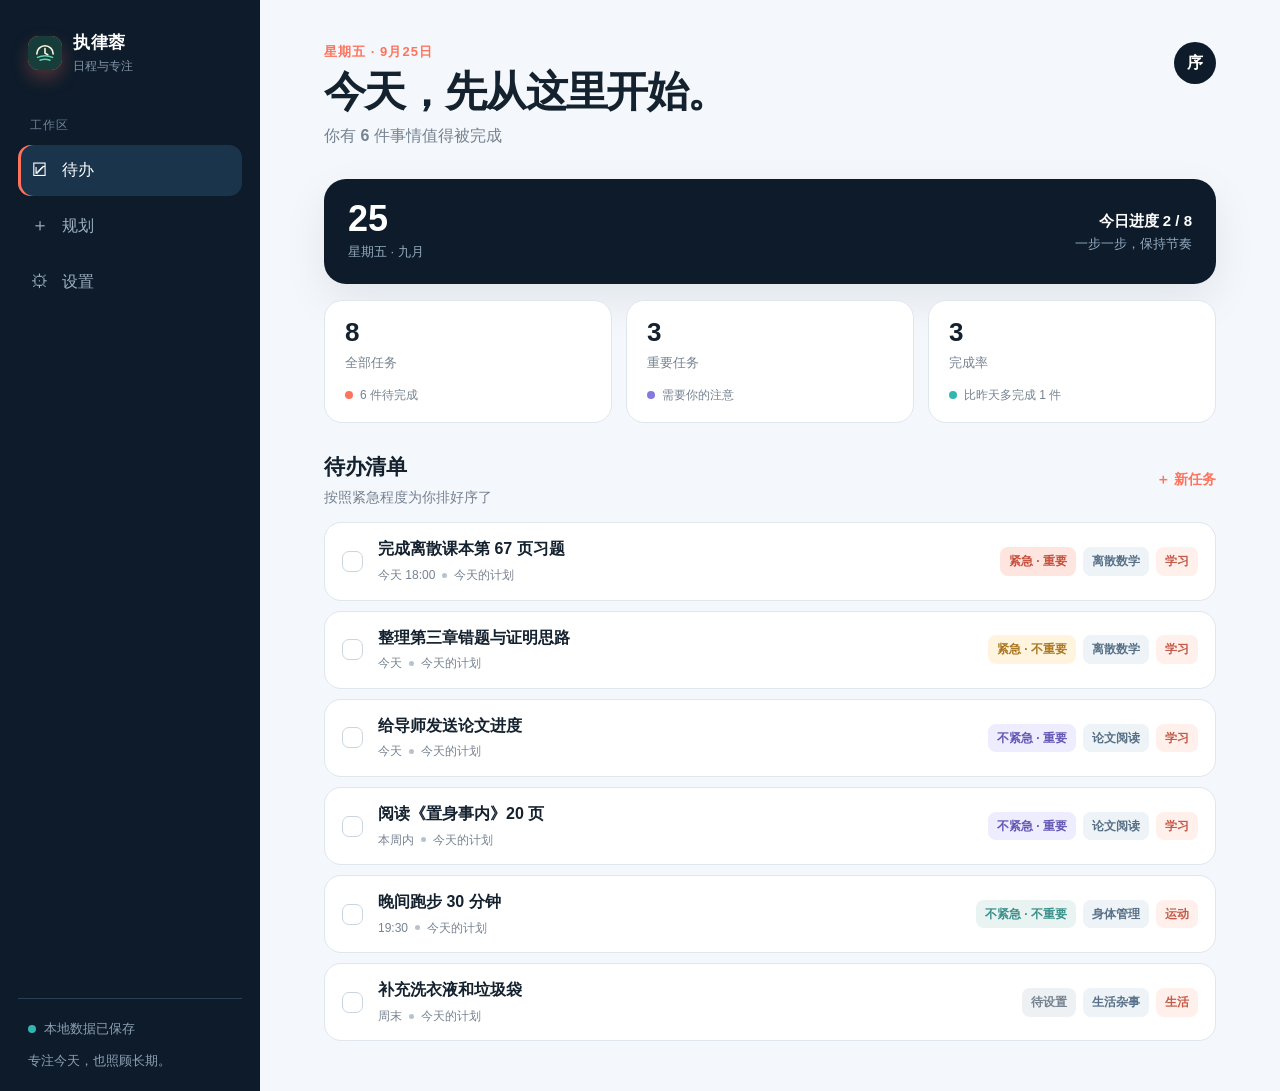
<file: index.html>
<!doctype html>
<html lang="zh-CN">
<head>
  <meta charset="UTF-8" />
  <meta name="viewport" content="width=device-width, initial-scale=1.0, viewport-fit=cover" />
  <meta name="theme-color" content="#0d1b2a" />
  <meta name="description" content="把每一天安排得更清楚。一个轻盈、专注的日程管理空间。" />
  <title>执律蓉</title>
  <link rel="icon" type="image/svg+xml" href="replica/icon.svg" />
  <style>
    :root { --bg:#f4f7fb; --surface:#fff; --surface-2:#edf2f7; --ink:#14212e; --muted:#758291; --line:#dfe6ee; --navy:#0d1b2a; --navy-2:#173047; --accent:#ff735c; --accent-soft:#fff0ec; --cyan:#31b6b0; --cyan-soft:#e3f7f5; --amber:#e0a441; --amber-soft:#fff5df; --violet:#8578df; --violet-soft:#eeecff; --shadow:0 16px 44px rgba(17, 38, 58, .08); --radius:20px; }
    * { box-sizing:border-box; }
    body { margin:0; background:var(--bg); color:var(--ink); font:16px/1.55 Inter, ui-sans-serif, -apple-system, BlinkMacSystemFont, "Segoe UI", "PingFang SC", "Microsoft YaHei", sans-serif; }
    button, input, select, textarea { font:inherit; }
    button { border:0; cursor:pointer; }
    .app-shell { min-height:100vh; display:grid; grid-template-columns:260px minmax(0, 1fr); }
    .sidebar { background:var(--navy); color:#dce8f4; padding:30px 18px 20px; display:flex; flex-direction:column; }
    .brand { display:flex; align-items:center; gap:11px; padding:0 10px 32px; }
    .brand-mark { width:34px; height:34px; border-radius:11px; background:var(--accent); display:grid; place-items:center; color:#fff; font-weight:800; font-size:17px; box-shadow:0 8px 18px rgba(255,115,92,.28); }
    .brand-copy strong { display:block; font-size:17px; letter-spacing:.04em; color:#fff; }
    .brand-copy span { display:block; margin-top:1px; color:#8496a9; font-size:12px; }
    .nav-label { color:#6e8297; font-size:12px; padding:8px 12px 10px; letter-spacing:.08em; }
    .nav-item { width:100%; display:flex; align-items:center; gap:12px; color:#9eb0c1; background:transparent; padding:12px; border-radius:13px; margin-bottom:4px; text-align:left; transition:.2s; }
    .nav-item:hover, .nav-item.active { background:#1a344c; color:#fff; }
    .nav-item.active { box-shadow:inset 3px 0 var(--accent); }
    .nav-icon { width:20px; text-align:center; font-size:18px; }
    .sidebar-bottom { margin-top:auto; border-top:1px solid #264057; padding:20px 10px 0; color:#8da0b4; font-size:13px; }
    .mini-status { display:flex; gap:8px; align-items:center; margin-bottom:12px; }
    .status-dot { width:8px; height:8px; border-radius:50%; background:var(--cyan); }
    .main { min-width:0; padding:42px clamp(22px,5vw,70px) 50px; max-width:1280px; width:100%; margin:auto; }
    .topbar { display:flex; justify-content:space-between; align-items:flex-start; gap:20px; margin-bottom:30px; }
    .eyebrow { color:var(--accent); font-weight:700; font-size:13px; letter-spacing:.08em; margin:0 0 6px; }
    h1 { margin:0; font-size:clamp(28px,3.6vw,42px); line-height:1.15; letter-spacing:-.04em; }
    .subline { margin:8px 0 0; color:var(--muted); }
    .avatar { width:42px; height:42px; border-radius:50%; background:var(--navy); color:#fff; display:grid; place-items:center; font-weight:700; }
    .date-card { background:var(--navy); color:#e9f2fb; border-radius:22px; padding:22px 24px; display:flex; justify-content:space-between; align-items:center; gap:20px; box-shadow:var(--shadow); }
    .date-card .date-num { font-size:36px; line-height:1; font-weight:800; color:#fff; }
    .date-card .date-copy { color:#94aac0; font-size:13px; text-align:right; }
    .date-card .date-copy strong { display:block; color:#fff; font-size:15px; margin-bottom:2px; }
    .summary-grid { display:grid; grid-template-columns:repeat(3,1fr); gap:14px; margin:16px 0 28px; }
    .summary-card { background:var(--surface); border:1px solid var(--line); border-radius:18px; padding:18px 20px; }
    .summary-card .summary-value { font-size:26px; font-weight:800; line-height:1; }
    .summary-card .summary-label { margin-top:8px; color:var(--muted); font-size:13px; }
    .summary-card .summary-accent { display:flex; align-items:center; gap:7px; color:var(--muted); font-size:12px; margin-top:12px; }
    .section-head { display:flex; align-items:center; justify-content:space-between; gap:16px; margin:0 0 14px; }
    .section-head h2 { margin:0; font-size:21px; letter-spacing:-.02em; }
    .section-head p { margin:3px 0 0; color:var(--muted); font-size:14px; }
    .link-btn { color:var(--accent); background:transparent; font-size:14px; font-weight:700; padding:7px 0; }
    .task-list { display:grid; gap:10px; }
    .task-card { display:grid; grid-template-columns:23px minmax(0,1fr) auto; align-items:center; gap:13px; background:var(--surface); border:1px solid var(--line); border-radius:17px; padding:15px 17px; transition:transform .2s, box-shadow .2s, border-color .2s; }
    .task-card:hover { transform:translateY(-1px); box-shadow:0 8px 22px rgba(17,38,58,.06); border-color:#c6d2de; }
    .task-card.is-done { opacity:.58; }
    .task-card.is-done .task-title { text-decoration:line-through; }
    .check { width:21px; height:21px; border-radius:7px; border:1.5px solid #cbd5df; background:#fff; display:grid; place-items:center; color:#fff; font-size:14px; transition:.2s; }
    .check.checked { background:var(--cyan); border-color:var(--cyan); }
    .task-title { font-weight:650; color:var(--ink); line-height:1.35; }
    .task-meta { display:flex; align-items:center; gap:7px; flex-wrap:wrap; margin-top:6px; color:var(--muted); font-size:12px; }
    .meta-dot { width:5px; height:5px; border-radius:50%; background:#b7c2ce; }
    .task-tags { display:flex; align-items:center; justify-content:flex-end; gap:7px; flex-wrap:wrap; max-width:300px; }
    .pill { font-size:12px; padding:5px 9px; border-radius:8px; white-space:nowrap; font-weight:650; }
    .pill-parent { background:#eef3f7; color:#577087; }
    .pill-category { background:var(--accent-soft); color:#c45a47; }
    .priority-urgent-important { background:#ffe5df; color:#c64f3c; }
    .priority-urgent { background:var(--amber-soft); color:#ab7621; }
    .priority-important { background:var(--violet-soft); color:#6157b3; }
    .priority-low { background:#e9f3f2; color:#398f8a; }
    .priority-default { background:#eef1f4; color:#76828e; }
    .empty-state { border:1px dashed #c8d4df; border-radius:18px; text-align:center; padding:38px 20px; color:var(--muted); background:rgba(255,255,255,.55); }
    .planning-view, .settings-view { display:none; }
    .planning-grid { display:grid; grid-template-columns:1fr 1fr; gap:16px; }
    .panel { background:var(--surface); border:1px solid var(--line); border-radius:20px; padding:22px; }
    .panel-wide { grid-column:1/-1; }
    .panel h3 { margin:0 0 4px; font-size:18px; }
    .panel-sub { margin:0 0 18px; color:var(--muted); font-size:14px; }
    .list-row { display:flex; justify-content:space-between; align-items:center; gap:14px; padding:13px 0; border-bottom:1px solid #edf1f4; }
    .list-row:last-child { border-bottom:0; }
    .list-main { min-width:0; }
    .list-main strong { display:block; font-size:15px; }
    .list-main span { color:var(--muted); font-size:13px; }
    .row-actions { display:flex; gap:6px; }
    .icon-btn { width:32px; height:32px; border-radius:9px; background:#f1f4f7; color:#698094; }
    .icon-btn:hover { background:#e3eaf0; color:var(--navy); }
    .add-btn { display:flex; align-items:center; gap:7px; color:#fff; background:var(--navy); padding:10px 14px; border-radius:11px; font-weight:700; font-size:13px; }
    .settings-list { display:grid; gap:12px; }
    .setting-row { display:flex; justify-content:space-between; align-items:center; gap:14px; padding:17px 0; border-bottom:1px solid #edf1f4; }
    .setting-row:last-child { border-bottom:0; }
    .setting-copy strong { display:block; font-size:15px; }
    .setting-copy span { display:block; color:var(--muted); font-size:13px; margin-top:2px; }
    .switch { width:45px; height:26px; border-radius:20px; background:#ccd6df; padding:3px; transition:.2s; }
    .switch i { display:block; width:20px; height:20px; background:#fff; border-radius:50%; transition:.2s; }
    .switch.on { background:var(--cyan); }
    .switch.on i { transform:translateX(19px); }
    .color-palette { display:flex; gap:8px; }
    .color-choice { width:24px; height:24px; border-radius:50%; border:3px solid transparent; outline:1px solid transparent; }
    .color-choice.active { border-color:#fff; outline-color:var(--navy); }
    .toast { position:fixed; left:50%; bottom:28px; transform:translate(-50%, 120px); opacity:0; background:var(--navy); color:#fff; padding:11px 17px; border-radius:12px; box-shadow:var(--shadow); transition:.3s; z-index:10; font-size:14px; }
    .toast.show { transform:translate(-50%,0); opacity:1; }
    .modal-backdrop { position:fixed; inset:0; background:rgba(8,20,33,.48); display:none; align-items:center; justify-content:center; padding:18px; z-index:5; }
    .modal-backdrop.open { display:flex; }
    .modal { background:var(--surface); width:min(100%,500px); border-radius:22px; padding:25px; box-shadow:0 28px 70px rgba(5,20,35,.22); }
    .modal-head { display:flex; justify-content:space-between; align-items:center; margin-bottom:22px; }
    .modal-head h3 { margin:0; font-size:21px; }
    .form-grid { display:grid; gap:15px; }
    label { display:grid; gap:7px; font-size:13px; color:#536474; font-weight:650; }
    input, select { width:100%; border:1px solid var(--line); background:#fbfcfd; color:var(--ink); border-radius:11px; padding:11px 12px; outline:none; }
    input:focus, select:focus { border-color:var(--accent); box-shadow:0 0 0 3px rgba(255,115,92,.14); }
    .modal-actions { display:flex; justify-content:flex-end; gap:9px; margin-top:23px; }
    .secondary-btn, .primary-btn { padding:11px 16px; border-radius:10px; font-weight:700; }
    .secondary-btn { background:#eef2f5; color:#5a6b79; }
    .primary-btn { background:var(--accent); color:#fff; }
    .mobile-nav { display:none; }
    @media (max-width: 800px) {
      .app-shell { display:block; }
      .sidebar { display:none; }
      .main { padding:26px 18px 100px; }
      .topbar { margin-bottom:24px; }
      .avatar { display:none; }
      .date-card { padding:18px 20px; }
      .date-card .date-num { font-size:31px; }
      .summary-grid { gap:9px; margin:12px 0 25px; }
      .summary-card { padding:14px 12px; border-radius:15px; }
      .summary-card .summary-value { font-size:22px; }
      .summary-card .summary-label { font-size:12px; margin-top:6px; }
      .summary-card .summary-accent { font-size:11px; margin-top:9px; }
      .task-card { grid-template-columns:23px minmax(0,1fr); padding:14px; }
      .task-tags { grid-column:2; justify-content:flex-start; max-width:none; }
      .planning-grid { grid-template-columns:1fr; }
      .panel-wide { grid-column:auto; }
      .mobile-nav { position:fixed; z-index:4; display:flex; bottom:0; left:0; right:0; background:rgba(255,255,255,.94); backdrop-filter:blur(14px); border-top:1px solid var(--line); padding:8px 13px calc(8px + env(safe-area-inset-bottom)); justify-content:space-around; }
      .mobile-nav .nav-item { display:grid; place-items:center; gap:1px; color:#8997a4; margin:0; padding:6px 18px; font-size:11px; text-align:center; }
      .mobile-nav .nav-item.active { color:var(--navy); background:transparent; box-shadow:none; }
      .mobile-nav .nav-icon { font-size:20px; }
    }
    @media (max-width: 390px) { .main { padding-left:14px; padding-right:14px; } .date-card .date-copy { font-size:12px; } .task-title { font-size:15px; } }
  </style>
</head>
<body>
  <div class="app-shell">
    <aside class="sidebar">
      <div class="brand"><img class="brand-mark" src="replica/icon.svg" alt=""><div class="brand-copy"><strong>执律蓉</strong><span>日程与专注</span></div></div>
      <div class="nav-label">工作区</div>
      <button class="nav-item active" data-view="todo"><span class="nav-icon">☑</span><span>待办</span></button>
      <button class="nav-item" data-view="planning"><span class="nav-icon">＋</span><span>规划</span></button>
      <button class="nav-item" data-view="settings"><span class="nav-icon">⚙</span><span>设置</span></button>
      <div class="sidebar-bottom"><div class="mini-status"><i class="status-dot"></i><span>本地数据已保存</span></div><span>专注今天，也照顾长期。</span></div>
    </aside>

    <main class="main">
      <section class="todo-view" data-panel="todo">
        <div class="topbar"><div><p class="eyebrow" id="greeting">星期五 · 9月25日</p><h1>今天，先从这里开始。</h1><p class="subline">你有 <strong id="openCount">6</strong> 件事情值得被完成</p></div><div class="avatar">序</div></div>
        <div class="date-card"><div><div class="date-num">25</div><div style="color:#92a9bd;font-size:13px;margin-top:5px">星期五 · 九月</div></div><div class="date-copy"><strong id="progressText">今日进度 2 / 8</strong><span>一步一步，保持节奏</span></div></div>
        <div class="summary-grid"><div class="summary-card"><div class="summary-value" id="totalCount">8</div><div class="summary-label">全部任务</div><div class="summary-accent"><i class="status-dot" style="background:var(--accent)"></i><span id="pendingText">6 件待完成</span></div></div><div class="summary-card"><div class="summary-value" id="importantCount">3</div><div class="summary-label">重要任务</div><div class="summary-accent"><i class="status-dot" style="background:var(--violet)"></i><span>需要你的注意</span></div></div><div class="summary-card"><div class="summary-value">3</div><div class="summary-label">完成率</div><div class="summary-accent"><i class="status-dot" style="background:var(--cyan)"></i><span>比昨天多完成 1 件</span></div></div></div>
        <div class="section-head"><div><h2>待办清单</h2><p>按照紧急程度为你排好序了</p></div><button class="link-btn" data-action="new-task">＋ 新任务</button></div>
        <div class="task-list" id="taskList"></div>
      </section>

      <section class="planning-view" data-panel="planning"><div class="topbar"><div><p class="eyebrow">整理你的节奏</p><h1>规划</h1><p class="subline">分类、父类和任务都可以按你的生活自由创建。</p></div><button class="add-btn" data-action="new-task">＋ 新建任务</button></div><div class="planning-grid"><div class="panel"><div class="section-head"><div><h3>日程分类</h3><p class="panel-sub">学习、娱乐、生活……想建多少都可以</p></div><button class="icon-btn" data-action="new-category">＋</button></div><div id="categoryList"></div></div><div class="panel"><div class="section-head"><div><h3>父类与子类</h3><p class="panel-sub">父类和子类名称都由你自己定义</p></div><button class="icon-btn" data-action="new-parent">＋</button></div><div id="parentList"></div></div><div class="panel panel-wide"><div class="section-head"><div><h3>快速创建</h3><p class="panel-sub">先创建一个分类，再逐步拆出父类和具体任务</p></div></div><div style="display:flex;gap:10px;flex-wrap:wrap"><button class="add-btn" data-action="new-category">＋ 新建日程分类</button><button class="secondary-btn" data-action="new-parent">新建父类</button><button class="secondary-btn" data-action="new-task">创建任务</button></div></div></div></section>

      <section class="settings-view" data-panel="settings"><div class="topbar"><div><p class="eyebrow">保持舒适，也保持掌控</p><h1>设置</h1><p class="subline">让序更贴合你的使用习惯。</p></div></div><div class="panel"><div class="settings-list"><div class="setting-row"><div class="setting-copy"><strong>主题色</strong><span>选择一个属于你的重点色</span></div><div class="color-palette"><button class="color-choice active" style="background:#ff735c" data-color="#ff735c"></button><button class="color-choice" style="background:#4d80e8" data-color="#4d80e8"></button><button class="color-choice" style="background:#9675d9" data-color="#9675d9"></button><button class="color-choice" style="background:#e0a441" data-color="#e0a441"></button></div></div><div class="setting-row"><div class="setting-copy"><strong>专注模式</strong><span>隐藏已完成的任务，保持列表清爽</span></div><button class="switch on" id="focusSwitch"><i></i></button></div><div class="setting-row"><div class="setting-copy"><strong>数据备份</strong><span>把当前数据导出为 JSON 文件</span></div><button class="secondary-btn" data-action="export">导出数据</button></div><div class="setting-row"><div class="setting-copy"><strong>关于序</strong><span>一个轻量、私密、为自己服务的日程空间</span></div><span style="color:var(--muted);font-size:13px">v0.1.0</span></div></div></div></section>
    </main>
  </div>
  <nav class="mobile-nav"><button class="nav-item active" data-view="todo"><span class="nav-icon">☑</span><span>待办</span></button><button class="nav-item" data-view="planning"><span class="nav-icon">＋</span><span>规划</span></button><button class="nav-item" data-view="settings"><span class="nav-icon">⚙</span><span>设置</span></button></nav>
  <div class="toast" id="toast"></div>
  <div class="modal-backdrop" id="modalBackdrop"><div class="modal"><div class="modal-head"><h3 id="modalTitle">新建任务</h3><button class="icon-btn" data-action="close-modal">×</button></div><form id="itemForm"><div id="formFields"></div><div class="modal-actions"><button type="button" class="secondary-btn" data-action="close-modal">取消</button><button type="submit" class="primary-btn">保存</button></div></form></div></div>
  <script>
    const seed = { categories:[{id:'study',name:'学习',color:'#ff735c',count:4},{id:'life',name:'生活',color:'#31b6b0',count:2},{id:'fitness',name:'运动',color:'#8578df',count:2}], parents:[{id:'discrete',name:'离散数学',category:'学习',detail:'4 个任务'},{id:'reading',name:'论文阅读',category:'学习',detail:'2 个任务'},{id:'health',name:'身体管理',category:'运动',detail:'2 个任务'}], tasks:[{id:1,title:'完成离散课本第 67 页习题',parent:'离散数学',category:'学习',priority:'urgent-important',label:'紧急 · 重要',time:'今天 18:00',done:false},{id:2,title:'整理第三章错题与证明思路',parent:'离散数学',category:'学习',priority:'urgent',label:'紧急 · 不重要',time:'今天',done:false},{id:3,title:'给导师发送论文进度',parent:'论文阅读',category:'学习',priority:'important',label:'不紧急 · 重要',time:'今天',done:false},{id:4,title:'晚间跑步 30 分钟',parent:'身体管理',category:'运动',priority:'low',label:'不紧急 · 不重要',time:'19:30',done:false},{id:5,title:'阅读《置身事内》20 页',parent:'论文阅读',category:'学习',priority:'important',label:'不紧急 · 重要',time:'本周内',done:false},{id:6,title:'补充洗衣液和垃圾袋',parent:'生活杂事',category:'生活',priority:'default',label:'待设置',time:'周末',done:false},{id:7,title:'整理书桌',parent:'生活杂事',category:'生活',priority:'default',label:'待设置',time:'昨天',done:true},{id:8,title:'拉伸与放松',parent:'身体管理',category:'运动',priority:'low',label:'不紧急 · 不重要',time:'昨天',done:true}]};
    let state = JSON.parse(localStorage.getItem('xu-schedule') || 'null') || seed; let focusMode = true; let modalType='task';
    const $ = s => document.querySelector(s), $$ = s => [...document.querySelectorAll(s)];
    const save = () => localStorage.setItem('xu-schedule', JSON.stringify(state));
    const toast = msg => { const el=$('#toast'); el.textContent=msg; el.classList.add('show'); setTimeout(()=>el.classList.remove('show'),2100); };
    function renderTasks(){ const list=$('#taskList'); const order={ 'urgent-important':1, urgent:2, important:3, low:4, default:5 }; const tasks=state.tasks.filter(t=>!focusMode||!t.done).sort((a,b)=>(order[a.priority]-order[b.priority])||(a.id-b.id)); list.innerHTML=tasks.length?tasks.map(t=>`<article class="task-card ${t.done?'is-done':''}"><button class="check ${t.done?'checked':''}" data-toggle="${t.id}" aria-label="标记任务完成">${t.done?'✓':''}</button><div><div class="task-title">${t.title}</div><div class="task-meta"><span>${t.time}</span><i class="meta-dot"></i><span>今天的计划</span></div></div><div class="task-tags"><span class="pill priority-${t.priority}">${t.label}</span><span class="pill pill-parent">${t.parent}</span><span class="pill pill-category">${t.category}</span></div></article>`).join(''):`<div class="empty-state">这一组任务已经完成了。去喝口水，再决定下一步吧。</div>`; const total=state.tasks.length, done=state.tasks.filter(t=>t.done).length, open=total-done; $('#totalCount').textContent=total; $('#openCount').textContent=open; $('#pendingText').textContent=`${open} 件待完成`; $('#importantCount').textContent=state.tasks.filter(t=>!t.done&&['urgent-important','important'].includes(t.priority)).length; $('#progressText').textContent=`今日进度 ${done} / ${total}`; }
    function renderPlanning(){ $('#categoryList').innerHTML=state.categories.map(c=>`<div class="list-row"><div class="list-main"><strong><i style="display:inline-block;width:8px;height:8px;border-radius:50%;background:${c.color};margin-right:8px"></i>${c.name}</strong><span>${state.tasks.filter(t=>t.category===c.name).length} 个任务</span></div><div class="row-actions"><button class="icon-btn" data-edit-category="${c.id}">✎</button></div></div>`).join(''); $('#parentList').innerHTML=state.parents.map(p=>`<div class="list-row"><div class="list-main"><strong>${p.name}</strong><span>${p.category} · ${state.tasks.filter(t=>t.parent===p.name).length} 个任务</span></div><div class="row-actions"><button class="icon-btn" data-edit-parent="${p.id}">✎</button></div></div>`).join(''); }
    function showView(view){ $$('[data-panel]').forEach(p=>p.style.display=p.dataset.panel===view?'block':'none'); $$('[data-view]').forEach(b=>b.classList.toggle('active',b.dataset.view===view)); }
    function openModal(type, id=null){ modalType=type; const item=type==='task'?state.tasks.find(x=>x.id===id):type==='category'?state.categories.find(x=>x.id===id):state.parents.find(x=>x.id===id); $('#modalTitle').textContent=id?'编辑':'新建'+(type==='task'?'任务':type==='category'?'日程分类':'父类'); let html=''; if(type==='task'){ html=`<div class="form-grid"><label>任务内容<input name="title" required value="${item?.title||''}" placeholder="例如：完成离散课本第 67 页习题"></label><label>所属父类<select name="parent">${state.parents.map(p=>`<option ${item?.parent===p.name?'selected':''}>${p.name}</option>`).join('')}</select></label><label>任务分类<select name="category">${state.categories.map(c=>`<option ${item?.category===c.name?'selected':''}>${c.name}</option>`).join('')}</select></label><label>优先级<select name="priority"><option value="urgent-important" ${item?.priority==='urgent-important'?'selected':''}>紧急 · 重要</option><option value="urgent" ${item?.priority==='urgent'?'selected':''}>紧急 · 不重要</option><option value="important" ${item?.priority==='important'?'selected':''}>不紧急 · 重要</option><option value="low" ${item?.priority==='low'?'selected':''}>不紧急 · 不重要</option><option value="default" ${!item||item?.priority==='default'?'selected':''}>待设置</option></select></label><label>时间<input name="time" value="${item?.time||'今天'}" placeholder="今天 18:00"></label></div>`; } else if(type==='category'){ html=`<div class="form-grid"><label>分类名称<input name="name" required value="${item?.name||''}" placeholder="例如：学习、娱乐、生活"></label><label>主题颜色<select name="color"><option value="#ff735c">珊瑚橙</option><option value="#31b6b0">湖水青</option><option value="#8578df">雾紫</option><option value="#e0a441">麦穗黄</option></select></label></div>`; } else { html=`<div class="form-grid"><label>父类名称<input name="name" required value="${item?.name||''}" placeholder="例如：离散数学、健身计划"></label><label>所属分类<select name="category">${state.categories.map(c=>`<option ${item?.category===c.name?'selected':''}>${c.name}</option>`).join('')}</select></label></div>`; } $('#formFields').innerHTML=html; $('#modalBackdrop').classList.add('open'); $('#formFields input')?.focus(); $('#itemForm').dataset.id=id||''; }
    function closeModal(){ $('#modalBackdrop').classList.remove('open'); }
    function submitForm(e){ e.preventDefault(); const data=Object.fromEntries(new FormData(e.currentTarget)); const id=e.currentTarget.dataset.id; if(modalType==='task'){ const labels={'urgent-important':'紧急 · 重要',urgent:'紧急 · 不重要',important:'不紧急 · 重要',low:'不紧急 · 不重要',default:'待设置'}; if(id){Object.assign(state.tasks.find(x=>x.id==id),data,{priority:data.priority,label:labels[data.priority]});}else state.tasks.push({id:Date.now(),...data,done:false,label:labels[data.priority]}); toast(id?'任务已更新':'任务已创建'); } else if(modalType==='category'){ if(id) Object.assign(state.categories.find(x=>x.id===id),data); else state.categories.push({id:'c'+Date.now(),...data,count:0}); toast(id?'分类已更新':'分类已创建'); } else { if(id) Object.assign(state.parents.find(x=>x.id===id),data); else state.parents.push({id:'p'+Date.now(),...data,detail:'0 个任务'}); toast(id?'父类已更新':'父类已创建'); } save(); closeModal(); renderTasks(); renderPlanning(); }
    function exportData(){ const blob=new Blob([JSON.stringify(state,null,2)],{type:'application/json'}), a=document.createElement('a'); a.href=URL.createObjectURL(blob); a.download='xu-schedule-backup.json'; a.click(); URL.revokeObjectURL(a.href); toast('备份文件已导出'); }
    document.addEventListener('click',e=>{ const t=e.target.closest('[data-view]'); if(t) showView(t.dataset.view); const action=e.target.closest('[data-action]')?.dataset.action; if(action==='new-task') openModal('task'); if(action==='new-category') openModal('category'); if(action==='new-parent') openModal('parent'); if(action==='close-modal') closeModal(); if(action==='export') exportData(); const toggle=e.target.closest('[data-toggle]'); if(toggle){const item=state.tasks.find(x=>x.id==toggle.dataset.toggle);item.done=!item.done;save();renderTasks();toast(item.done?'已完成，做得好':'已恢复到待办');} const ec=e.target.closest('[data-edit-category]'); if(ec) openModal('category',ec.dataset.editCategory); const ep=e.target.closest('[data-edit-parent]'); if(ep) openModal('parent',ep.dataset.editParent); const color=e.target.closest('[data-color]'); if(color){document.documentElement.style.setProperty('--accent',color.dataset.color); $$('.color-choice').forEach(x=>x.classList.remove('active'));color.classList.add('active');toast('主题色已更新');} });
    $('#itemForm').addEventListener('submit',submitForm); $('#focusSwitch').addEventListener('click',e=>{focusMode=!focusMode;e.currentTarget.classList.toggle('on',focusMode);renderTasks();toast(focusMode?'已隐藏已完成任务':'已显示全部任务');});
    renderTasks(); renderPlanning(); showView('todo');
  </script>
</body>
</html>
</file>
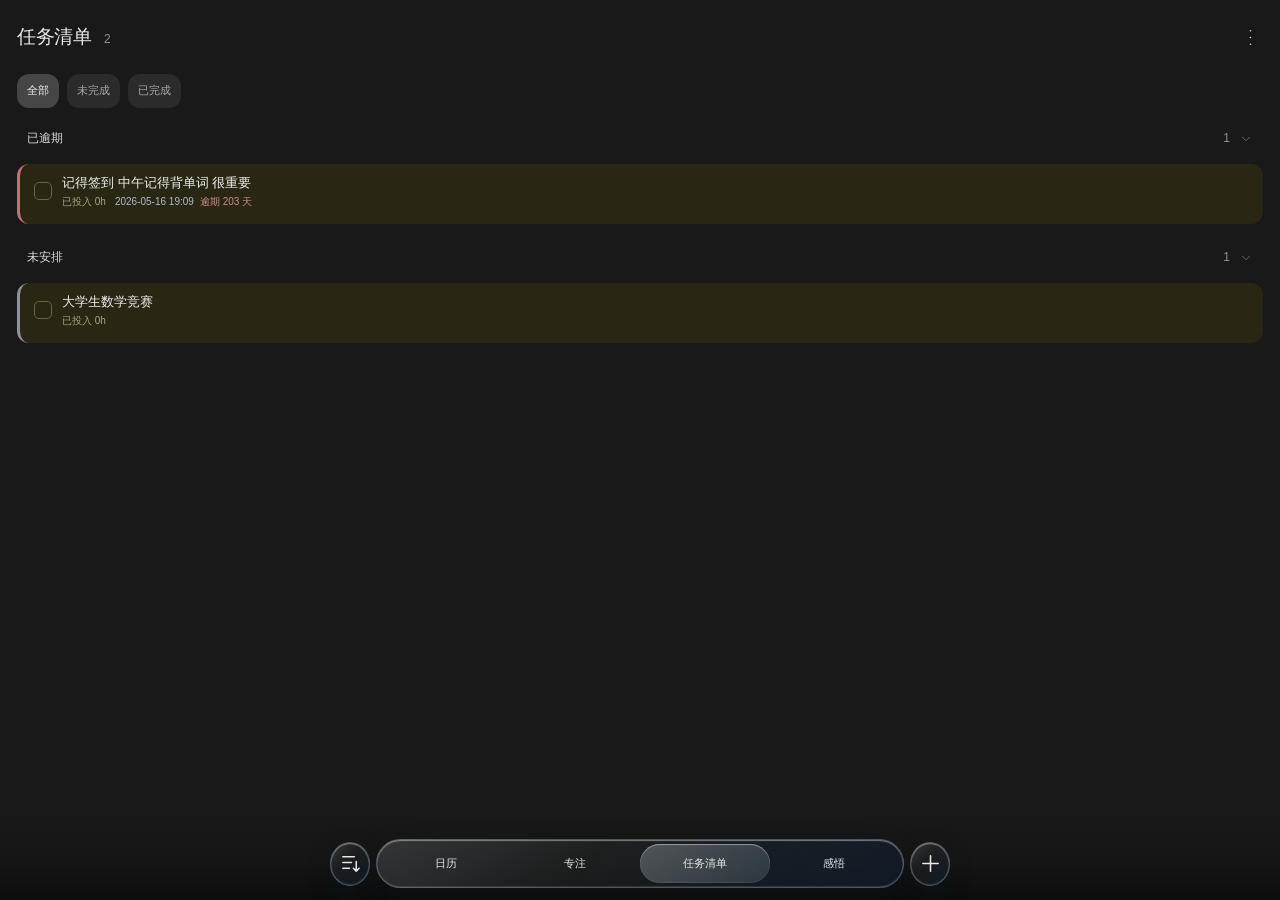
<file: replica/index.html>
<!doctype html>
<html lang="zh-CN"><head><meta charset="utf-8"><meta name="viewport" content="width=device-width,initial-scale=1,viewport-fit=cover"><meta name="theme-color" content="#191919"><meta name="apple-mobile-web-app-capable" content="yes"><meta name="apple-mobile-web-app-status-bar-style" content="black-translucent"><title>执律蓉</title><link rel="icon" href="icon.svg"><link rel="manifest" href="manifest.webmanifest"><link rel="stylesheet" href="style.css"><link rel="stylesheet" href="chain.css"></head><body><div id="app"></div><div id="overlay"></div><div id="toast" role="status" aria-live="polite"></div><input type="file" id="import-file" accept="application/json,.json" hidden><script src="app.js"></script><script src="focus-core.js"></script><script src="planner.js"></script><script src="focus.js"></script><script src="tablet.js"></script><script src="sync-core.js"></script><script src="sync-ui.js"></script><script src="chain.js"></script></body></html>
</file>
<file: replica/style.css>
:root{color-scheme:dark;--bg:#191919;--panel:#252525;--line:#303030;--text:#e8e8e8;--muted:#929292;--blue:#3985ff;--gold:#bf9d35;--card:#30290c;--safe:env(safe-area-inset-bottom,0px)}
*{box-sizing:border-box}html,body{margin:0;min-height:100%;background:#101010}body{font:15px/1.45 -apple-system,BlinkMacSystemFont,"Segoe UI","Microsoft YaHei",sans-serif;color:var(--text);-webkit-tap-highlight-color:transparent}button,input,textarea,select{font:inherit}button{cursor:pointer;color:inherit;border:0;background:none;touch-action:manipulation}button:focus-visible,a:focus-visible{outline:2px solid var(--blue);outline-offset:3px}input,textarea,select{color:inherit;background:none;border:0;outline:none}input:focus-visible,textarea:focus-visible,select:focus-visible{box-shadow:0 0 0 1px var(--blue)}button:disabled{opacity:.35;cursor:default}svg{width:23px;height:23px;fill:none;stroke:currentColor;stroke-width:1.6;stroke-linecap:round;stroke-linejoin:round;vertical-align:middle}.small-icon svg{width:16px;height:16px}#app{background:var(--bg);max-width:480px;margin:0 auto;min-height:100dvh;position:relative;overflow:hidden}.screen{min-height:100dvh;padding:18px 17px calc(108px + var(--safe))}.header{height:49px;display:flex;align-items:center;gap:10px;margin-bottom:18px}.header h1{font-size:20px;font-weight:500;letter-spacing:-.45px;margin:0;flex:1}.header h1 small{font-size:14px;font-weight:400;color:var(--muted);margin-left:8px}.icon-button{display:grid;place-items:center;width:44px;height:44px;border-radius:50%;flex-shrink:0}.header .icon-button{margin-right:-9px}.chips{display:flex;gap:8px;overflow:auto;scrollbar-width:none;margin:0 -17px 28px;padding:0 17px}.chips::-webkit-scrollbar{display:none}.chip{white-space:nowrap;padding:12px 13px;background:#2b2b2b;border-radius:15px;font-size:14px;min-height:44px;color:#ccc}.chip.active{background:#484848;color:#fff}.group{margin:0 0 26px}.group-heading{display:flex;align-items:center;color:#ddd;width:100%;padding:8px 12px 10px;text-align:left;font-size:14px}.group-heading span:first-child{flex:1}.group-heading .count{color:var(--muted);margin-right:9px}.group-heading svg{height:14px;width:14px;color:#727272;transition:transform .2s}.group-heading.closed svg{transform:rotate(-90deg)}.task{display:flex;align-items:center;gap:9px;padding:12px 12px 12px 14px;border-radius:17px;background:var(--card);margin-bottom:8px;min-height:72px;position:relative}.task:before{content:"";width:3px;border-radius:3px;align-self:stretch;min-height:35px;background:var(--task-color,var(--gold));flex-shrink:0}.task-main{flex:1;text-align:left;min-width:0;padding:0}.task-title{font-family:"KaiTi","STKaiti",serif;font-size:17px;white-space:nowrap;overflow:hidden;text-overflow:ellipsis;letter-spacing:.4px;color:#eee}.task-meta{font-size:12px;color:#aaa181;white-space:nowrap;overflow:hidden;text-overflow:ellipsis;margin-top:2px}.task-meta svg{width:13px;height:13px;margin-right:4px}.task .flag{color:#d77978}.check{width:38px;height:40px;display:grid;place-items:center;flex-shrink:0}.check span{width:20px;height:20px;border:1.6px solid #6c6341;border-radius:50%;display:grid;place-items:center}.check.checked span{background:#827034;border-color:#827034;color:#fff}.check svg{width:14px;height:14px}.task.done{background:#2c2c2c;--task-color:#8b8b8b}.task.done .task-title{text-decoration:line-through;color:#aaa}.task.done .task-meta{color:#888}.task.event{background:#2d2d2d;--task-color:#57a7a0}.task.selected{box-shadow:inset 0 0 0 1px var(--blue)}.batch-check span{border-radius:5px}.batch-check.checked span{background:var(--blue);border-color:var(--blue)}.dock{position:fixed;z-index:10;left:50%;transform:translateX(-50%);bottom:calc(19px + var(--safe));width:min(calc(100% - 34px),446px);display:flex;align-items:center;justify-content:space-between;gap:18px}.dock:before{content:"";position:absolute;inset:-24px -17px calc(-19px - var(--safe));background:linear-gradient(transparent,#151515 48%,#080808);z-index:-1;pointer-events:none}.round{width:49px;height:49px;border:1px solid #494949;background:#353535;border-radius:50%;display:grid;place-items:center;box-shadow:0 4px 10px #0002}.round svg{width:23px;height:23px}.switcher{display:flex;background:#383838;border:1px solid #454545;border-radius:30px;padding:4px;flex:1;max-width:238px;box-shadow:0 3px 9px #0002;height:49px}.switcher button{flex:1;border-radius:24px;padding:0 8px;font-size:14px}.switcher .active{background:#505050;box-shadow:0 1px 3px #0003}.empty{margin:18vh auto 0;text-align:center;color:#878787;font-size:13px}.empty svg{width:90px;height:100px;color:#bdad6b;stroke-width:1;margin-bottom:16px}.empty button{display:block;margin:14px auto;color:var(--blue);padding:10px}.backdrop{position:fixed;inset:0;z-index:30;background:#0005}.menu{position:fixed;z-index:31;background:#333;border-radius:11px;padding:5px;box-shadow:0 10px 40px #0005;width:222px;animation:appear .14s ease}.menu.top{top:68px;right:max(17px,calc((100vw - 446px)/2))}.menu.bottom{bottom:calc(80px + var(--safe));left:max(17px,calc((100vw - 446px)/2))}.menu button{display:flex;align-items:center;gap:13px;width:100%;text-align:left;min-height:48px;font-size:14px;padding:10px 12px;border-bottom:1px solid #414141}.menu button:last-child{border-bottom:0}.menu button.active{color:#7ba7ed}.menu button .menu-check{margin-left:auto}.dialog-shade{position:fixed;inset:0;background:#0008;z-index:35;display:grid;place-items:end center;padding:16px 16px calc(16px + var(--safe))}.dialog{width:min(100%,432px);background:#303030;border-radius:22px;padding:23px;animation:slide .18s ease}.dialog h2{font-size:17px;font-weight:500;text-align:center;margin:0 0 20px}.dialog label{display:block;margin:12px 0;color:#aaa;font-size:13px}.dialog input,.dialog select{display:block;width:100%;background:#222;border-radius:8px;padding:12px;color:#eee;margin:8px 0;border:1px solid #444}.dialog .actions{display:flex;gap:20px;margin-top:20px}.dialog .actions button{flex:1;color:#80aaf0;padding:12px}.dialog .actions .danger{color:#ef8b8b}.page{position:fixed;inset:0;left:50%;transform:translateX(-50%);max-width:480px;width:100%;z-index:25;background:#000;overflow:auto;overscroll-behavior:contain;padding:16px 17px calc(28px + var(--safe));animation:pagein .2s ease}.page .page-header{display:flex;align-items:center;justify-content:space-between;height:48px;margin-bottom:20px;position:sticky;top:-16px;background:#000;z-index:2}.page-header h2{font-weight:500;font-size:18px;margin:0}.text-button{color:#80aaf0;min-height:44px;padding:0 0}.editor-tabs{display:flex;background:#191919;border-radius:25px;padding:4px;margin-bottom:19px;height:47px}.editor-tabs button{flex:1;color:#aaa;border-radius:22px}.editor-tabs .active{background:#373737;color:#eee}.edit-card{background:#1b1b1b;border-radius:17px;padding:17px;margin-bottom:16px}.edit-card.gold{background:var(--card)}.edit-card textarea{resize:none;width:100%;min-height:136px;font-size:23px;line-height:1.45}.edit-card textarea::placeholder{color:#777365}.todo-tools{display:flex;align-items:center;gap:8px;flex-wrap:wrap}.pill{background:#ffffff14;border-radius:20px;padding:8px 10px;font-size:13px;min-height:40px}.pill svg{width:18px;height:18px}.color-dot{display:block;width:19px;height:19px;border-radius:50%;background:var(--gold);border:2px solid #777}.inline-actions{display:flex;gap:9px}.inline-actions .icon-button{width:36px;height:40px}.inline-actions .priority-on{color:#d77978}.row{display:flex;align-items:center;min-height:48px;gap:10px;padding:11px 0;border-bottom:1px solid #303030;text-align:left;width:100%}.row:last-child{border-bottom:0}.row .label{flex:1;min-width:0}.row small,.row .value{font-size:13px;color:#929292}.row .value{max-width:58%;text-align:right}.row svg.chevron{width:13px;height:13px;color:#777}.row select{max-width:59%;font-size:13px;color:#aaa;text-align:right}.row input[type=text]{text-align:right;max-width:60%;font-size:14px}.toggle{appearance:none;-webkit-appearance:none;width:42px;height:25px;background:#515151;border-radius:16px;position:relative;flex-shrink:0;box-shadow:none!important;cursor:pointer}.toggle:after{content:"";position:absolute;width:21px;height:21px;border-radius:50%;top:2px;left:2px;background:#fff;transition:transform .18s}.toggle:checked{background:var(--blue)}.toggle:checked:after{transform:translateX(17px)}.time-fields{display:flex;padding:15px 0;border-bottom:1px solid #303030;gap:18px}.time-fields label{flex:1;min-width:0;font-size:14px;color:#ddd}.time-fields label+label{border-left:1px solid #303030;padding-left:18px}.time-fields input{display:block;width:100%;font-size:15px;padding:4px 0;color:#eee}.section-caption{font-size:12px;color:#aaa;margin:18px 12px 8px}.more-label{padding:0 12px;margin:12px 0;font-size:13px}.note{color:#8c8c8c;font-size:12px;line-height:1.6;margin:12px}.setting-card{background:#202020;border-radius:13px;padding:0 13px;margin-bottom:17px}.setting-card .row{font-size:14px}.setting-card .row .label small{display:block;line-height:1.4;margin-top:4px;font-size:11px}.weekdays,.calendar-grid{display:grid;grid-template-columns:repeat(7,minmax(0,1fr));text-align:center}.weekdays{font-size:12px;color:#888;margin:0 0 13px}.day{height:63px;position:relative;padding:4px 0;display:flex;align-items:center;flex-direction:column;justify-content:center;gap:0}.day .number{width:42px;height:42px;border-radius:50%;display:grid;place-items:center;font-family:Georgia,serif;font-size:18px;line-height:1}.day .lunar{font-family:serif;color:#aaa;font-size:10px;margin-top:-10px;position:relative;pointer-events:none}.day .dot{width:4px;height:4px;background:#2e67aa;border-radius:50%;margin-top:8px}.day.active .number{background:var(--blue);color:#fff}.day.active .lunar{color:#d7e8ff}.day.today:not(.active) .number{color:var(--blue)}.calendar-grid.expanded .day{height:75px}.calendar-head{margin-bottom:20px}.calendar-head .month-title{display:flex;align-items:center;gap:7px;font-size:19px}.calendar-head .month-title small{color:#777;font-size:13px}.calendar-head .prev-month{width:32px;margin-left:-12px}.calendar-head .next-month{width:32px;margin-right:-12px;color:#888}.month-controls{display:flex;align-items:center;flex:1;min-width:0}.calendar-collapse{width:100%;height:20px;display:grid;place-items:center}.calendar-collapse span{width:29px;height:3px;border-radius:3px;background:#414141}.timeline{position:relative;height:calc(100dvh - 290px - var(--safe));min-height:290px;overflow-y:auto;scrollbar-width:none;margin:12px 0 0}.hour{height:67px;position:relative;padding-top:0;color:#929292;font-size:10px}.hour:after{content:"";position:absolute;top:7px;left:38px;right:0;border-top:1px solid #282828}.time-event{position:absolute;left:42px;right:1px;z-index:1;min-height:56px}.time-event .task{border-radius:5px;min-height:56px;padding-top:8px;padding-bottom:8px;margin:0;background:#302d20}.time-event .task-title{font-size:15px}.week-timeline{display:grid;grid-template-columns:30px repeat(7,minmax(0,1fr));border-top:1px solid #333;margin-top:15px}.week-times span{display:block;height:65px;font-size:10px;color:#888}.week-column{position:relative;min-height:780px;border-left:1px solid #2d2d2d;background:repeating-linear-gradient(transparent 0 64px,#2b2b2b 64px 65px)}.week-event{position:absolute;left:2px;right:2px;background:#433719;color:#dfcf94;border-left:2px solid var(--gold);font-size:10px;padding:4px 2px;min-height:50px;overflow:hidden;border-radius:3px;line-height:1.3;text-align:left}.agenda-date{color:#999;font-size:12px;margin:24px 10px 12px}.searchbar{display:flex;gap:14px;align-items:center;margin:4px 0 22px}.searchbar label{background:#303030;display:flex;align-items:center;border-radius:25px;padding:8px 12px;flex:1;min-width:0;gap:8px}.searchbar label svg{width:16px;height:16px;color:#aaa}.searchbar input{width:100%;font-size:14px}.batch-footer{position:fixed;left:50%;transform:translateX(-50%);width:min(100%,480px);bottom:0;padding:8px 16px calc(13px + var(--safe));background:#171717;border-top:1px solid #303030;display:flex;z-index:12}.batch-footer button{flex:1;color:#aaa;font-size:11px;padding:4px}.batch-footer svg{display:block;margin:0 auto 4px}.danger-button{color:#eb8181!important}.subscription{display:flex;gap:11px;align-items:center;min-height:72px;border-bottom:1px solid #333}.subscription:last-child{border:0}.subscription .sub-icon{font-size:23px}.subscription .sub-copy{flex:1;font-size:14px}.subscription small{display:block;color:#888;font-size:11px}.subscription button{border-radius:18px;background:#363636;font-size:12px;color:#9bbcfa;padding:6px 9px}.course-grid{display:grid;grid-template-columns:28px repeat(5,minmax(0,1fr));font-size:10px;text-align:center;margin-top:10px}.course-grid .cell{height:77px;border:1px solid #303030;padding:5px;background:#242424}.course-grid .cell.heading{height:36px;border:0;background:transparent}.course-grid .course{background:#283746;color:#90b4e5;border-radius:5px;width:100%;height:100%;font-size:10px}.overview-note{text-align:center;color:#666;font-size:12px;margin:10px}.form-error{color:#f39090;font-size:12px;min-height:20px;margin:0 3px}.full-width{width:100%}.hide{display:none!important}#toast{position:fixed;bottom:calc(110px + var(--safe));left:50%;transform:translate(-50%,10px);padding:11px 18px;border-radius:25px;background:#454545;color:#eee;z-index:100;font-size:13px;opacity:0;pointer-events:none;transition:.2s;max-width:90%;text-align:center}#toast.visible{opacity:1;transform:translate(-50%,0)}.sheet-label{display:flex;align-items:center;gap:12px;padding:12px;border-bottom:1px solid #444}.sheet-label input{accent-color:var(--blue);width:18px;height:18px}.sheet-label span{flex:1}.color-choices{display:flex;justify-content:space-around;padding:15px}.color-choices button{width:42px;height:42px;border-radius:50%;border:3px solid transparent}.color-choices button.active{border-color:#fff}.record-card{background:#272727;border-radius:16px;padding:24px;text-align:center}.record-card svg{height:58px;width:58px;color:#6ea7fc}.record-card p{font-size:14px;color:#aaa}.install-hint{font-size:13px;color:#999;margin:20px 12px;line-height:1.7}@keyframes appear{from{opacity:0;transform:scale(.96)}to{opacity:1;transform:scale(1)}}@keyframes slide{from{opacity:0;transform:translateY(30px)}to{opacity:1;transform:translateY(0)}}@keyframes pagein{from{opacity:.5;translate:0 28px}to{opacity:1;translate:0 0}}@media(min-width:600px){#app{margin-top:24px;min-height:calc(100dvh - 48px);border:1px solid #333;border-radius:26px}.screen{min-height:calc(100dvh - 48px)}.page{top:24px;bottom:24px;border:1px solid #333;border-radius:26px}.dock{bottom:calc(36px + var(--safe))}.menu.top{top:92px}.menu.bottom{bottom:calc(98px + var(--safe))}.timeline{height:calc(100dvh - 338px)}.batch-footer{bottom:24px;border-radius:0 0 26px 26px}}@media(prefers-reduced-motion:reduce){*{animation:none!important;transition:none!important}}

/* Mobile motion: short compositor-only transitions and a persistent segmented control. */
button{transition:background-color .16s ease,color .16s ease,opacity .16s ease,scale .16s cubic-bezier(.2,.8,.2,1)}
button:active{scale:.96}.day:active{scale:.92}.task-main:active{scale:1}.round:active{scale:.9}
.page{animation:pagein .27s cubic-bezier(.16,1,.3,1);will-change:translate,opacity}
.page.no-enter{animation:none}.page.closing{animation:pageout .18s cubic-bezier(.4,0,1,1) forwards;pointer-events:none}
.menu{animation:appear .18s cubic-bezier(.16,1,.3,1);transform-origin:top right}.menu.bottom{transform-origin:bottom left}
.dialog{animation:slide .25s cubic-bezier(.16,1,.3,1)}.backdrop,.dialog-shade{animation:shadein .18s ease}
.switcher{position:relative}.switcher button{position:relative;z-index:1;background:none!important;box-shadow:none!important}.switcher:before{content:"";position:absolute;left:4px;top:4px;bottom:4px;width:calc(50% - 4px);border-radius:25px;background:#505050;transition:transform .24s cubic-bezier(.2,.8,.2,1)}.switcher:has(button:last-child.active):before{transform:translateX(100%)}
.permission-note{padding:13px;background:#272727;border:1px solid #414141;border-radius:12px;margin:15px 0;font-size:12px;line-height:1.65;color:#aaa}.permission-note.ready{border-color:#355547;color:#91baa5}.permission-note strong{display:block;color:#ddd;font-weight:500;font-size:14px;margin-bottom:5px}.permission-actions{display:flex;flex-wrap:wrap;gap:8px;margin:12px 0}.permission-actions button{background:#333f51;color:#b2cef7;padding:9px 12px;border-radius:12px;font-size:13px;min-height:40px}.permission-actions button:disabled{background:#2c2c2c}.test-actions{display:flex;gap:12px}.test-actions button{flex:1;padding:12px;color:#8faeed;background:#242424;border-radius:10px;font-size:13px}
@keyframes pageout{to{opacity:0;translate:0 24px}}@keyframes shadein{from{opacity:0}to{opacity:1}}
@media(prefers-reduced-motion:reduce){button{transition:none}.switcher:before{transition:none}}

/* Motion v1.1.1: preserve moving controls; use transform for older WebViews. */
:root{--ease-out:cubic-bezier(.23,1,.32,1);--ease-drawer:cubic-bezier(.32,.72,0,1)}
button{transition:transform 160ms var(--ease-out),opacity 160ms ease,background-color 160ms ease,color 160ms ease;scale:none}
button:active{scale:none;transform:scale(.96)}.round:active{scale:none;transform:scale(.9)}.day:active{scale:none;transform:scale(.94)}.task-main:active{scale:none;transform:scale(.98)}
.switcher:before{transform:translateX(100%);transition:transform 280ms var(--ease-drawer)}
.switcher:has(button:last-child.active):before{transform:translateX(100%)}
.dock.calendar-selected .switcher:before{transform:translateX(0)}
.page{animation:page-enter 280ms var(--ease-drawer);will-change:auto}
.page.no-enter{animation:none}.page.closing{animation:page-leave 200ms var(--ease-out) forwards}
.dialog{animation:sheet-enter 280ms var(--ease-drawer)}
.menu{animation:appear 200ms var(--ease-out)}
.motion-exit,.motion-exit .dialog{animation:none!important}
.check span{transition:background-color 160ms ease,border-color 160ms ease}
.check svg{stroke-dasharray:24;stroke-dashoffset:0;animation:check-draw 200ms var(--ease-out)}
#toast{transition:transform 250ms var(--ease-out),opacity 250ms var(--ease-out)}
@keyframes page-enter{from{opacity:0;transform:translate(-50%,48px)}to{opacity:1;transform:translate(-50%,0)}}
@keyframes page-leave{from{opacity:1;transform:translate(-50%,0)}to{opacity:0;transform:translate(-50%,48px)}}
@keyframes sheet-enter{from{opacity:0;transform:translateY(48px)}to{opacity:1;transform:translateY(0)}}
@keyframes check-draw{from{stroke-dashoffset:24}to{stroke-dashoffset:0}}
.page,.page.no-enter,.page.closing{animation:none}
.navigation-outgoing{pointer-events:none}
.navigation-dimmer{position:fixed;inset:0;z-index:24;background:#000;opacity:0;pointer-events:none}
.motion-scene{position:fixed;top:0;height:100dvh;overflow:hidden;z-index:1;pointer-events:none}
.screen{transform-origin:top center}

/* Calendar levels: dates own their tasks; the time axis uses a shared minute scale. */
.calendar-head{margin-bottom:12px;height:56px}.calendar-head .month-title{display:block;font-size:18px;text-align:left;line-height:1.3;white-space:nowrap}.calendar-head .month-title small{display:block;font-size:12px;margin-top:4px}
.calendar-viewport{position:relative;overflow:hidden;isolation:isolate}.calendar-stage{min-height:calc(100dvh - 216px);transform-origin:center 30%}.calendar-outgoing{position:absolute;inset:0;z-index:2;pointer-events:none;overflow:hidden}
.calendar-stage .weekdays{margin:4px 0 7px;font-size:12px}.week-strip{display:grid;grid-template-columns:repeat(7,minmax(0,1fr));margin-bottom:12px}.week-strip .day{height:68px;gap:0}.week-strip .number{font-family:inherit;font-size:17px;width:37px;height:37px}.week-strip .lunar{font-family:inherit;font-size:11px;margin-top:1px}.week-strip .dot,.week-strip .no-dot{height:4px;width:4px;margin-top:4px}.week-strip .selected .number{box-shadow:inset 0 0 0 1px #858585;background:#353535}.is-today,.week-strip .today .number{background:var(--blue)!important;color:#fff!important;border-radius:50%}.week-strip .today.selected .number{box-shadow:none}
.today-button{position:fixed;bottom:calc(86px + var(--safe));right:max(17px,calc((100vw - 446px)/2));z-index:9;color:var(--blue);width:44px;height:44px}.today-button svg{width:26px;height:26px}.today-button span{position:absolute;font-size:10px;line-height:1;top:21px}
.month-grid{display:grid;grid-template-columns:repeat(7,minmax(0,1fr));border-left:1px solid #303030;border-top:1px solid #303030}.month-cell{min-width:0;min-height:103px;padding:2px;border-right:1px solid #303030;border-bottom:1px solid #303030}.month-cell.other-month{background:#151515}.month-cell.other-month .month-date{opacity:.4}.month-date{display:flex;align-items:center;gap:2px;flex-wrap:wrap;width:100%;min-height:35px;padding:2px 0;text-align:left}.month-date .number{display:grid;place-items:center;width:25px;height:25px;font-size:14px;border-radius:50%}.month-date>span:last-child{font-size:10px;color:#7e7e7e}.month-items{display:grid;gap:3px}.month-event{display:block;width:100%;border-radius:3px;background:color-mix(in srgb,var(--event-color) 28%,#202020);border-left:2px solid var(--event-color);font-size:11px;line-height:19px;min-height:19px;padding:0 2px;text-align:left;white-space:nowrap;text-overflow:ellipsis;overflow:hidden}.month-event.done{text-decoration:line-through;opacity:.5}.month-more{font-size:11px;min-height:20px;text-align:left;color:#a7bce3;padding:0 2px}
.year-grid{display:grid;grid-template-columns:repeat(3,minmax(0,1fr));gap:18px 10px;padding:6px 0 0}.mini-month{text-align:left;min-width:0;min-height:145px;align-self:start;padding:2px}.mini-month>strong{display:block;font-size:15px;font-weight:550;margin:0 0 9px;color:#b0c7f0}.mini-weekdays,.mini-grid{display:grid;grid-template-columns:repeat(7,minmax(0,1fr));text-align:center}.mini-weekdays{font-size:10px;color:#777;margin-bottom:5px}.mini-grid{row-gap:5px;font-size:11px}.mini-number{height:17px;display:grid;place-items:center;line-height:1}.mini-number.is-today{border-radius:5px}
.all-day-items{display:flex;gap:8px;margin:0 0 10px;font-size:12px;color:#888}.all-day-items>span{width:39px;flex-shrink:0;padding-top:5px}.all-day-items>div{display:flex;gap:4px;flex-wrap:wrap}.all-day-items button{background:#2b343b;color:#a7c0d9;border-radius:6px;padding:6px 9px;text-align:left;max-width:100%}
.daily-timeline{height:calc(100dvh - 285px - var(--safe));min-height:270px;overflow:auto;overscroll-behavior:contain;scrollbar-width:none;padding-top:8px}.daily-timeline::-webkit-scrollbar{display:none}.time-canvas{position:relative;margin:0 1px 20px}.time-tick{position:absolute;left:0;right:0;display:flex;align-items:center;gap:8px;transform:translateY(-50%);pointer-events:none}.time-tick>span{width:39px;flex-shrink:0;font-size:11px;color:#868686}.time-tick i{height:1px;flex:1;background:#2b2b2b}.time-blocks{position:absolute;inset:0 0 0 48px}.time-block{position:absolute;min-height:0;overflow:hidden;text-align:left;padding:5px 7px;border-radius:6px;background:color-mix(in srgb,var(--event-color) 24%,#252525);border-left:3px solid var(--event-color);color:#eee}.time-block strong{font-weight:500;font-size:14px;line-height:1.35;display:block;overflow:hidden;text-overflow:ellipsis}.time-block small,.time-block>span{display:block;font-size:11px;color:#b7b7b7;margin-top:2px}.time-block.short{padding-top:1px;padding-bottom:0}.time-block.short strong{font-size:12px;white-space:nowrap}.time-block.short small{display:none}.now-line{position:absolute;left:0;right:0;border-top:1px solid var(--blue);pointer-events:none}.now-line>span{position:absolute;top:-8px;left:0;background:var(--blue);color:#fff;font-size:10px;border-radius:4px;padding:0 3px}
/* Parent tasks retain touch-sized controls; children are indented, not miniaturized. */
.task-tree{min-width:0}.task-children{margin-left:21px;padding-left:10px;border-left:1px solid #3c3c3c}.task-children .task{min-height:58px;border-radius:10px;padding:8px 8px;gap:5px;background:#242424}.task .check{width:38px;min-height:44px}.task .check span{border-radius:5px}.task-labels{display:grid;justify-items:end;gap:4px;flex-shrink:0;max-width:85px}.task-calendar-tag,.task-parent-tag{max-width:85px;font-size:11px;line-height:1.4;border-radius:5px;padding:2px 5px;background:#ffffff0c;color:#a9afa9;overflow:hidden;text-overflow:ellipsis;white-space:nowrap}.task-parent-tag{color:#8d8d8d;background:none;padding:0}.task-fold{width:24px;min-height:44px;display:grid;place-items:center;flex-shrink:0;padding:0}.task-fold svg{width:16px;height:16px;transition:transform 160ms var(--ease-out)}.task-fold.folded svg{transform:rotate(-90deg)}.task-children .task-title{font-size:15px}.task-children .task:before{display:none}.subtask-heading{display:flex;justify-content:space-between;align-items:center;font-size:14px;margin-bottom:10px}.subtask-heading>strong{font-weight:500}.subtask-heading>span{font-size:12px;color:#888}.subtask-edit-row{display:flex;align-items:center;gap:8px;min-height:48px;border-bottom:1px solid #303030}.subtask-edit-row>input[type=text]{flex:1;min-width:0;width:0;font-size:15px;padding:10px 0}.subtask-check{accent-color:var(--blue);width:19px;height:19px;flex-shrink:0}.subtask-edit-row .icon-button{width:32px;height:44px}.subtask-edit-row .icon-button svg{width:16px;height:16px}.child-date{font-size:12px;color:#a8bde4;min-height:44px;padding:0 2px}.add-subtask{display:flex;align-items:center;gap:7px;margin-top:8px;font-size:14px}.add-subtask svg{height:18px;width:18px}
@media(max-width:350px){.year-grid{grid-template-columns:repeat(2,minmax(0,1fr))}.task-labels{max-width:60px}.task-calendar-tag,.task-parent-tag{max-width:60px}.month-date>span:last-child{display:none}.calendar-head .month-title{font-size:16px}.month-cell{min-height:95px}}
@media(prefers-reduced-motion:reduce){
 button,button:active,.round:active,.day:active,.task-main:active{transform:none;scale:none}
 .page,.page.closing,.dialog,.menu,.check svg{animation:none}
 .switcher:before{transition:none}
}

/* Compact mobile proportions, without browser-style input focus rectangles. */
body{font-size:14px}
input:focus,input:focus-visible,textarea:focus,textarea:focus-visible,select:focus,select:focus-visible{outline:none;box-shadow:none;caret-color:var(--text)}
button:focus-visible,a:focus-visible{outline-color:#939393;outline-width:1px}
.screen{padding-top:14px}.header{height:46px;margin-bottom:14px}.header h1{font-size:19px}.header h1 small{font-size:12px}
.todo-filters{display:flex;gap:8px;margin:0 0 15px;align-items:center}
.todo-filters button{min-height:40px;padding:7px 14px;border-radius:12px;background:#2b2b2b;color:#aaa;font-size:13px}
.todo-filters button.active{background:#464646;color:#f0f0f0}
.group{margin-bottom:18px}.group-heading{font-size:13px;padding:6px 10px 8px;min-height:34px}
.task{min-height:60px;border-radius:13px;padding:8px 10px;gap:5px;margin-bottom:6px}
.task:before{min-height:30px;width:2px}.task-title{font-size:15px;letter-spacing:.15px}.task-meta{font-size:11px}
.task .check{width:34px;min-height:44px}.task .check span{width:18px;height:18px}.task .check svg{width:12px;height:12px}
.task-labels{gap:2px;max-width:74px}.task-calendar-tag,.task-parent-tag{font-size:10px;max-width:74px;padding:1px 4px}
.task-parent-tag{padding:0}.task-children{margin-left:17px;padding-left:8px}
.task-children .task{min-height:48px;padding:2px 7px;border-radius:8px}.task-children .task-title{font-size:14px}
.task.done,.task-children .task.done{background:#242424}.task.done:before{background:#666}
.task.done .task-title{color:#929292}.task.done .task-labels{opacity:.65}.task.done .check.checked span{background:#626262;border-color:#626262}
.page{padding:12px 17px calc(24px + var(--safe))}.page .page-header{top:-12px;margin-bottom:14px;height:44px}.page-header h2{font-size:17px}
.editor-tabs{height:44px;margin-bottom:14px}.editor-tabs button{font-size:14px}
.edit-card{padding:13px;border-radius:14px;margin-bottom:12px}.edit-card textarea{font-size:19px;min-height:96px;height:96px;line-height:1.45;padding:0}
.todo-tools{gap:6px}.pill{font-size:12px;min-height:38px;padding:7px 9px}
.row{min-height:44px;padding:9px 0;font-size:13px}.row .value,.row select,.row input[type=text]{font-size:12px}
.row select{appearance:none;-webkit-appearance:none}.time-fields{padding:12px 0}.time-fields label{font-size:13px}.time-fields input{font-size:14px}
.subtask-heading{font-size:13px;margin-bottom:5px}.subtask-edit-row{min-height:44px;gap:6px}.subtask-edit-row>input[type=text]{font-size:14px;padding:8px 0}
.add-subtask{font-size:13px;margin-top:4px}.more-label{font-size:12px;margin:10px 0}

/* The month is an open date layout, not a table of bordered cards. */
.month-scroll{height:calc(100dvh - 220px - var(--safe));min-height:360px;overflow:auto;overscroll-behavior:contain;scrollbar-width:none;padding-bottom:12px}
.month-scroll::-webkit-scrollbar{display:none}.month-block{margin:0 0 12px}
.month-section-title{font-size:22px;font-weight:400;line-height:1.3;margin:12px 8px 15px;padding-bottom:8px;border-bottom:1px solid #383838}
.month-block:first-child .month-section-title{display:none}
.month-grid{border:0;gap:0}.month-cell{min-height:88px;padding:0 1px 10px;border:0;background:none}
.month-date{display:flex;align-items:center;justify-content:center;min-height:43px;padding:0;margin-bottom:4px}
.month-date .number,.month-date>.number:last-child{display:grid;font-size:17px;width:37px;height:37px;color:#d1d1d1}
.month-items{gap:2px}.month-event{display:flex;align-items:center;gap:2px;border:0;border-radius:3px;font-size:9px;line-height:15px;min-height:15px;padding:0 2px;background:color-mix(in srgb,var(--event-color) 13%,#191919);color:color-mix(in srgb,var(--event-color) 80%,#eee)}
.month-event-label{flex:1;min-width:0;overflow:hidden;text-overflow:ellipsis;white-space:nowrap}
.month-status{width:6px;height:6px;flex-shrink:0;border:1px solid currentColor;border-radius:50%;opacity:.8}
.month-status svg{display:block;width:6px;height:6px;margin:-1px}.month-event.done{color:#8b8b8b;background:#ffffff0a;opacity:.7;text-decoration:none}
.month-event.done .month-event-label{text-decoration:line-through}.month-more{background:#ffffff08;border-radius:3px;min-height:15px;font-size:9px;line-height:15px;color:#8c8c8c;padding:0 2px}
@media(max-width:350px){.month-cell{min-height:82px}.month-date .number,.month-date>.number:last-child{font-size:16px}.month-event,.month-more{font-size:8px}.task-labels,.task-calendar-tag,.task-parent-tag{max-width:60px}}

/* Card density changes spacing, not the mobile text scale. Metadata uses the full row. */
:root{--goal-pad:5px;--goal-gap:3px;--goal-lines:1;--goal-note-lines:1}
:root[data-card-density=standard]{--goal-pad:9px;--goal-gap:5px;--goal-lines:2;--goal-note-lines:2}
:root[data-card-density=relaxed]{--goal-pad:14px;--goal-gap:8px;--goal-lines:3;--goal-note-lines:3}
html .task.goal-card{padding-top:var(--goal-pad);padding-bottom:var(--goal-pad)}
.goal-card .task-main{display:block;flex:1 1 0;width:0;max-width:none;min-width:0;padding:0}
.goal-card .task-title{display:-webkit-box;-webkit-box-orient:vertical;-webkit-line-clamp:var(--goal-lines);overflow:hidden}
.goal-details{display:flex;align-items:baseline;flex-wrap:wrap;column-gap:9px;row-gap:2px;margin-top:var(--goal-gap);min-width:0}
.goal-card .goal-details>.task-meta,.goal-card .goal-details>.goal-origin,.goal-card .goal-details>.task-deadline{margin:0;font-size:10px;line-height:1.35;max-width:100%}
.goal-card .goal-note{display:-webkit-box;-webkit-box-orient:vertical;-webkit-line-clamp:var(--goal-note-lines);overflow:hidden;margin-top:var(--goal-gap)}
.goal-card .goal-percent{flex-shrink:0;white-space:nowrap}.goal-card .task-fold{flex-shrink:0}

/* Goal cards keep the existing compact touch layout and add derived time progress. */
.goal-card{display:block;padding:10px 12px;border-left:3px solid var(--task-color);background:#292713}
.goal-card:before{display:none}.goal-card-row{display:flex;align-items:center;gap:6px;min-width:0}
.goal-card .task-title{font-family:inherit;letter-spacing:0;white-space:normal;overflow-wrap:anywhere;line-height:1.4;font-weight:500}
.goal-card .task-meta{white-space:normal;font-size:11px;margin-top:5px;line-height:1.5}.goal-note{font-size:12px;line-height:1.45;color:#aaa;margin-top:4px;white-space:pre-wrap;overflow-wrap:anywhere}
.goal-percent{font-size:14px;color:#d7d7d7;align-self:flex-start;padding:10px 0 0 4px}
.goal-progress{height:9px;border-radius:9px;overflow:hidden;margin:10px 2px 1px;background:#9fb6cf26}
.goal-progress>span{display:block;width:100%;height:100%;background:#58bea7;border-radius:9px;transform-origin:left;transition:transform 180ms var(--ease-out)}
.task-children .goal-card{padding:7px 8px}.goal-card.done{border-left-color:#656565}.goal-card.done .goal-note{color:#858585}
.edit-card .planner-notes{font-size:13px;height:76px;min-height:76px;margin-top:7px}.field-caption{font-size:12px;color:#a7a7a7}
.row input[type=number]{max-width:46%;width:110px;text-align:right;font-size:13px;padding:7px 0}
.schedule-dates .time-fields{border:0;padding:2px 0}.schedule-dates input{min-height:38px}
.time-block{padding:0}.time-block-main{display:block;text-align:left;width:100%;height:100%;padding:5px 37px 5px 7px;overflow:hidden;min-width:0}
.time-block .session-check{position:absolute;right:0;top:0;width:34px;height:100%;max-height:44px;min-height:0;display:grid;place-items:center;padding:0}
.session-check>span{display:grid;place-items:center;width:17px;height:17px;border:1.5px solid #a8b0b9;border-radius:4px}.session-check.checked>span{background:#6b9383;border-color:#6b9383}.session-check svg{width:12px;height:12px}
.time-block.done{opacity:.65}.time-block.done strong{text-decoration:line-through}.time-note{font-size:11px;line-height:1.4;white-space:pre-wrap;overflow-wrap:anywhere;color:#b4b4b4;display:block;margin-top:3px}
.time-block.short .time-block-main{padding-top:1px}.time-block.short .time-note{display:none}
.planner-dock{gap:9px;width:min(calc(100% - 24px),456px)}.planner-dock .round{width:46px;height:46px;flex-shrink:0}
.planner-dock .switcher{flex:1;width:auto;min-width:0;max-width:none}.planner-dock .switcher button{min-width:0;font-size:12px;padding:8px 3px;min-height:38px}
.planner-dock .switcher:before{width:calc((100% - 8px)/3)}
.planner-dock .switcher:has([data-tab=calendar].active):before{transform:translateX(0)}.planner-dock .switcher:has([data-tab=todos].active):before{transform:translateX(100%)}.planner-dock .switcher:has([data-tab=insights].active):before{transform:translateX(200%)}
.insight-list-heading{display:flex;justify-content:space-between;align-items:center;font-size:13px;color:#b7b7b7;margin:10px 0 14px}.insight-list-heading button{font-size:11px;min-height:40px;color:#8c9fbf}
.insight-card{border-radius:15px;background:#262626;border-left:3px solid #41464d;padding:14px 14px 8px;margin:0 0 12px}.insight-card.pinned{border-left-color:#7c9cc8;background:linear-gradient(110deg,#263549,#242424)}
.insight-main{display:block;text-align:left;width:100%;padding:0}.insight-title{display:block;font-size:15px;font-weight:500;line-height:1.65;overflow-wrap:anywhere}.insight-notes{display:block;color:#a3a3a3;line-height:1.6;font-size:12px;white-space:pre-wrap;margin-top:6px}.insight-main small{display:block;font-size:11px;color:#9098a2;margin-top:10px}
.insight-actions{display:flex;justify-content:flex-end;gap:16px;margin-top:4px}.insight-actions button{color:#a3bcde;font-size:12px;min-height:40px;padding:0 3px}.insight-count{font-weight:400;display:inline-block}
.insight-editor .insight-title-input{font-size:18px;min-height:130px;height:130px;margin-top:12px;font-family:inherit}
body,button,input,textarea,select,.task-title,.day .number,.day .lunar{font-family:-apple-system,BlinkMacSystemFont,"Segoe UI","Microsoft YaHei",sans-serif;letter-spacing:normal}
.locale-en .lunar{visibility:hidden}.row select[data-planner-language]{min-height:38px}
.month-items{gap:3px}.month-event{display:block;padding:3px;border-left:2px solid color-mix(in srgb,var(--event-color) 60%,transparent);line-height:1.35;font-size:10px}
.month-event-label{display:block;white-space:normal;text-overflow:clip;overflow:visible;overflow-wrap:anywhere}
.month-event time{display:block;font-size:8px;line-height:1.35;opacity:.8;overflow-wrap:anywhere;margin-top:1px}
.dense-day .month-event{padding:2px;font-size:9px}.month-cell{height:auto;vertical-align:top}
.screen.calendar-glass{position:relative;isolation:isolate;background:radial-gradient(ellipse at 12% 11%,#9ca4bf66,transparent 48%),radial-gradient(ellipse at 90% 35%,#c2959870,transparent 55%),linear-gradient(175deg,#364d60,#574c61 56%,#2d4659)}
.calendar-glass:before{content:"";position:absolute;inset:35% 0 0;z-index:-1;background:linear-gradient(180deg,#132c3f66,#122837bb);clip-path:polygon(0 19%,12% 28%,25% 14%,38% 26%,55% 8%,74% 23%,87% 11%,100% 24%,100% 100%,0 100%);pointer-events:none}
.calendar-glass .calendar-viewport{background:#1019251c;border-radius:14px;padding:4px}.calendar-glass .month-block{background:transparent}.calendar-glass .month-event{background:color-mix(in srgb,var(--event-color) 20%,#18253570);color:#e5e8ed}
.calendar-glass .month-date .number{color:#eceff3}.calendar-glass .weekdays{color:#c7cbd1}.calendar-glass .month-section-title{color:#e1e4e8;border-color:#ffffff24}
.calendar-glass .month-event.done{background:#ffffff0b;color:#a8adb4}.calendar-glass .month-scroll{scroll-padding-top:10px}
@media(prefers-reduced-motion:reduce){.goal-progress>span{transition:none}}

/* Actual focus heatmaps share the same scale in both calendar levels. */
[data-heat="0"]{--heat-bg:#ffffff08;--heat-ink:#b0bdc4}
[data-heat="1"]{--heat-bg:#365d53;--heat-ink:#d2e6dc}
[data-heat="2"]{--heat-bg:#427d67;--heat-ink:#e2f1e6}
[data-heat="3"]{--heat-bg:#4d9a7a;--heat-ink:#effaf2}
[data-heat="4"]{--heat-bg:#62b78d;--heat-ink:#122c23}
[data-heat="5"]{--heat-bg:#8ad6ae;--heat-ink:#122c23}
.month-date.has-heat{background:none;border:0;box-shadow:none}
.month-date.has-heat .number{background:var(--heat-bg);border-radius:6px;color:var(--heat-ink)}
.heat-legend{display:flex;align-items:center;justify-content:center;gap:7px;flex-wrap:wrap;font-size:9px;color:#aabbb4;padding:15px 3px 20px}
.heat-scale{display:flex;gap:4px}.heat-scale i{width:13px;height:13px;border-radius:4px;background:var(--heat-bg)}
.heat-legend small{flex-basis:100%;text-align:center;font-size:9px;margin-top:4px}
.mini-month.has-heat .mini-number[data-heat]{background:var(--heat-bg);color:var(--heat-ink);border:0;box-shadow:none;border-radius:3px}
.mini-month.has-heat .mini-grid{gap:4px 2px}.mini-month.has-heat .mini-number{height:auto;aspect-ratio:1;min-width:0;font-size:10px}
.month-date.has-heat.is-today .number{background:var(--blue);color:#fff}
.mini-month.has-heat .mini-number.is-today{color:#fff;background-color:var(--blue)}
.mini-month.has-heat{display:flex;flex-direction:column;justify-content:flex-start}.mini-month.has-heat .mini-weekdays,.mini-month.has-heat .mini-grid{width:100%}

/* Compact mobile task scale; touch targets stay generous without oversized text. */
.goal-card{padding:6px 8px;margin-bottom:6px;border-radius:12px}.goal-card-row{min-height:36px;gap:4px}
.goal-card .task-title{font-size:13px;line-height:1.35}.goal-card .task-meta{font-size:10px;line-height:1.35;margin-top:3px}.goal-note{font-size:11px;line-height:1.35;margin-top:3px}
.goal-card .check{width:30px;min-width:30px;height:36px}.goal-percent{font-size:12px;padding:4px 0 0 3px}.goal-progress{height:6px;margin:6px 0 0}.task-children .goal-card{padding:5px 7px}
.task-deadline{display:flex;flex-wrap:wrap;gap:6px;font-size:10px;color:#b0bbc8;margin-top:3px;line-height:1.35}.deadline-countdown{color:#acbda7}.deadline-countdown.overdue{color:#ce8c8c}
.task-list-screen .group-heading{font-size:12px;margin-top:13px;margin-bottom:7px}.task-list-screen .header h1{font-size:19px}.todo-filters button{font-size:11px;min-height:34px;padding:7px 10px}
.focus-dock{width:min(calc(100% - 20px),470px);gap:6px}.focus-dock .round{width:40px;height:44px}.focus-dock .switcher button{font-size:11px;min-height:40px;padding:5px 2px}
.focus-dock .switcher:before{width:calc((100% - 8px)/4)}.focus-dock .switcher:has([data-tab=calendar].active):before{transform:translateX(0)}.focus-dock .switcher:has([data-tab=focus].active):before{transform:translateX(100%)}.focus-dock .switcher:has([data-tab=todos].active):before{transform:translateX(200%)}.focus-dock .switcher:has([data-tab=insights].active):before{transform:translateX(300%)}
.screen.calendar-glass{background:linear-gradient(#111a2382,#101820ac),url(background-lake.jpg) center/cover no-repeat}.screen.calendar-glass[data-background=dunes]{background-image:linear-gradient(#151b2780,#171c25bd),url(background-dunes.jpg)}.screen.calendar-glass[data-background=water]{background-image:linear-gradient(#0e1b2580,#101b24ad),url(background-water.jpg)}.calendar-glass:before{display:none}
.calendar-glass .time-tick i{background:#ffffff1d}.calendar-glass .time-tick>span{color:#c1cad0}.calendar-glass .time-block{background:color-mix(in srgb,var(--event-color) 28%,#16212de0)}
.calendar-glass .day .lunar{color:#c3c9cf}.calendar-glass .day .number{color:#eee}.calendar-glass .calendar-viewport{padding:0;background:transparent;border-radius:0}
.calendar-glass .month-event{background:color-mix(in srgb,var(--event-color) 24%,#15212be0)}
.screen:has(.month-scroll){padding-left:10px;padding-right:10px}.month-grid{column-gap:3px;row-gap:9px}.month-cell{min-height:118px;padding:0 0 9px}.month-date{min-height:36px;margin-bottom:7px}.month-date .number,.month-date>.number:last-child{font-size:15px;width:32px;height:32px}
.month-items{gap:4px}.month-event,.dense-day .month-event{font-size:9px;padding:3px;line-height:1.4}.month-event-label{display:-webkit-box;-webkit-line-clamp:2;-webkit-box-orient:vertical;overflow:hidden}.month-event time{font-size:8px;letter-spacing:-.25px}.month-section-title{font-size:19px}
.background-choices{margin:12px 0 20px}.background-choices>div:last-of-type{display:grid;grid-template-columns:repeat(3,1fr);gap:8px;margin-top:10px}.background-choices button{overflow:hidden;border-radius:10px;background:#292c30;border:1px solid transparent}.background-choices button[aria-pressed=true]{border-color:#9ab7c7}.background-choices img{display:block;width:100%;height:72px;object-fit:cover}.background-choices span{display:block;padding:7px;font-size:11px}.background-credit{font-size:10px;color:#999;line-height:1.5}
.focus-timer{text-align:center;padding:22px 14px 20px;background:linear-gradient(135deg,#31404c55,#2d3c3533);border:1px solid #ffffff0b;border-radius:20px;margin:12px 0 20px}.focus-state{font-size:11px;color:#9aadb7;margin:0 0 9px}.focus-timer h2{font-size:16px;line-height:1.5;font-weight:500;margin:0 auto 18px;max-width:95%;overflow-wrap:anywhere}.focus-clock{font-size:44px;line-height:1.3;font-variant-numeric:tabular-nums;letter-spacing:1px;font-weight:300;color:#dbe7e2}.focus-until{font-size:11px;color:#96aba9;margin:8px 0}.focus-controls{display:flex;justify-content:center;gap:10px;margin-top:21px}.focus-controls button{border-radius:20px;background:#343d40;min-width:100px;min-height:42px;font-size:13px;padding:10px 20px}.focus-controls .focus-primary{background:#aec5bb;color:#192c23}.focus-controls button:disabled{background:#303538;color:#6c777a;opacity:.7}.focus-error{font-size:11px;color:#dc9a91;margin:0}.focus-explanation{font-size:11px;color:#9da9a6;line-height:1.7;margin:12px 4px 22px}.focus-mode{display:flex;gap:7px;margin-bottom:15px}.focus-mode button{flex:1;padding:11px 5px;border-radius:12px;background:#272d30;font-size:12px;color:#a3b3b9}.focus-mode .active{background:#40504c;color:#d8e5df}.focus-plan{display:flex;width:100%;align-items:center;justify-content:space-between;text-align:left;padding:12px;border:1px solid #ffffff0c;border-radius:12px;margin:8px 0;background:#252c2f}.focus-plan strong{font-size:13px;font-weight:500}.focus-plan small{font-size:10px;display:block;color:#9aaab2;margin-top:5px}.focus-plan.locked{opacity:.5}.focus-plan.selected,.focus-selected{outline:1px solid #9bb9ab!important;outline-offset:-1px}.focus-subgoal{margin-left:16px}.focus-history{margin:26px 2px 14px}.focus-history h3{font-size:12px;font-weight:400;color:#aab4b6}.focus-history>div{display:flex;justify-content:space-between;gap:15px;padding:11px 0;border-bottom:1px solid #ffffff09;font-size:11px}.focus-history time{font-variant-numeric:tabular-nums;color:#9db4ab}.focus-history span{overflow:hidden;text-overflow:ellipsis;white-space:nowrap}
.time-block.plan-shadow{background:#60708025!important;border-left:2px dashed #a3abb180;color:#b1b8be;opacity:.65}.plan-shadow strong{font-size:10px;line-height:1.3}.plan-shadow .time-block-main{padding:3px 4px;overflow:hidden}.plan-shadow small{font-size:9px!important;overflow-wrap:anywhere}.time-block.focus-actual{box-shadow:0 0 0 1px #bed3ce44;background:color-mix(in srgb,var(--event-color) 35%,#1a3033f5)!important}.coverage-caption{display:block!important;font-size:8px!important;letter-spacing:.2px;color:#a6c3c5;margin:0 0 2px!important;line-height:1.3}.covers-plan:before{content:"";position:absolute;left:0;top:6px;bottom:6px;width:2px;background:#c6d9ceaa}.time-block.short .coverage-caption{display:none!important}.time-block.short .time-block-main{padding-top:1px;padding-bottom:0}.time-block.focus-actual strong{font-size:12px}
.timetable-strip{padding-left:31px;gap:0}.timetable-strip .day{min-height:40px}.timetable-strip .number{font-size:13px;width:28px;height:28px}.timetable-scroll{height:calc(100dvh - 250px - var(--safe));min-height:280px;overflow:auto;overscroll-behavior:contain;scrollbar-width:none}.timetable-canvas{display:grid;grid-template-columns:31px repeat(7,minmax(0,1fr));position:relative;margin-top:8px}.timetable-axis{position:relative}.timetable-axis>span{position:absolute;font-size:8px;color:#a6b2bc;transform:translateY(-50%)}.timetable-day{position:relative;border-left:1px solid #ffffff0c;background:repeating-linear-gradient(transparent 0 43px,#ffffff0d 43px 44px)}.timetable-event{position:absolute;overflow:hidden;text-align:left;padding:4px 3px;border-left:2px solid var(--event-color);border-radius:4px;background:color-mix(in srgb,var(--event-color) 25%,#1c2a36ed);color:#e2e7ea;font-size:9px;line-height:1.35}.timetable-event strong{font-weight:400;overflow-wrap:anywhere}.timetable-event small{display:block;font-size:8px;opacity:.7;margin-top:2px}.timetable-event.plan-shadow{opacity:.5;border-left-style:dashed;background:#4d5c6c66;font-size:8px}.timetable-event.focus-actual{z-index:3;background:color-mix(in srgb,var(--event-color) 38%,#243747f5)}.timetable-caption{font-size:10px;text-align:center;color:#94a1a9;margin:9px 0}
.range-instruction{font-size:9px;color:#a4b2bd;margin:5px 2px 6px;line-height:1.4}.blank-range{border:1px dashed #a1bac1!important;background:#59778226!important;touch-action:none}.blank-range .time-block-main{padding:10px 8px!important;cursor:grab}.blank-range strong{font-size:11px!important;color:#bcc9cf}.blank-range small{font-size:9px!important}.range-handle{position:absolute;left:0;right:0;width:100%;height:12px;min-height:0;padding:0;background:#a6c5d019;z-index:8;touch-action:none;border:0;border-radius:0;cursor:ns-resize}.range-handle.start{top:0}.range-handle.end{bottom:0}.range-handle:after{content:"";position:absolute;top:4px;left:calc(50% - 10px);width:20px;height:3px;border-radius:3px;background:#b4d2d9a1}.range-preview{position:absolute;left:0;right:0;z-index:12;border:1px solid #b9d5dd;background:#839eaf30;border-radius:6px;transform-origin:top;pointer-events:none}.range-live-label{position:absolute;top:0;right:4px;z-index:13;pointer-events:none;background:#c4d6db;color:#1b2930;font-size:10px;line-height:20px;padding:0 7px;border-radius:5px;font-variant-numeric:tabular-nums}
.goal-origin,.focus-origin{font-size:10px;color:#a5bac0;line-height:1.4;margin-top:3px;overflow-wrap:anywhere}.focus-origin{margin:-10px 0 15px}.focus-goal-family{margin-bottom:10px}.focus-family-heading{position:relative}.focus-family-heading .goal-card{padding-right:34px}.family-fold{position:absolute;right:2px;top:4px;width:30px;height:34px;color:#aabfc4}.family-fold svg{width:15px;height:15px}.focus-goal-children{margin:4px 0 0 14px;padding-left:9px;border-left:1px solid #687f8444}.focus-goal-children .focus-goal-family{margin-bottom:5px}
.focus-duration-rail{position:absolute;width:3px;border-radius:3px;z-index:5;pointer-events:none}.time-block.focus-callout .time-block-main{padding:3px 6px!important}.time-block.focus-callout .coverage-caption{display:none!important}.time-block.focus-callout strong{display:block;font-size:11px;line-height:14px;white-space:nowrap;overflow:hidden;text-overflow:ellipsis}.time-block.focus-callout small{display:block!important;font-size:9px;line-height:11px;margin:1px 0 0;color:#bcd1d3}
.choice-field-host{position:relative}.choice-native{position:absolute!important;width:1px!important;min-width:1px!important;height:1px!important;min-height:1px!important;opacity:0!important;pointer-events:none!important;overflow:hidden!important;padding:0!important;border:0!important}.choice-trigger{margin-left:auto;display:flex;align-items:center;justify-content:flex-end;gap:7px;min-height:42px;max-width:69%;padding:7px 0 7px 10px;font-size:12px;color:#c7d7d8;text-align:right}.choice-trigger span{overflow:hidden;text-overflow:ellipsis;white-space:normal;line-height:1.45}.choice-trigger .choice-chevron{width:13px;height:13px;flex-shrink:0;color:#84979b}.choice-field-host>select~.chevron{display:none}.choice-field-host>.choice-trigger:only-of-type{width:auto}.choice-swatch{display:inline-block;flex-shrink:0;width:9px;height:9px;border-radius:50%}
dialog.choice-sheet{box-sizing:border-box;color:#e5eced;background:linear-gradient(150deg,#293538,#20292c);border:1px solid #70888c48;border-radius:22px 22px 0 0;width:min(calc(100% - 12px),472px);max-width:472px;max-height:85dvh;padding:0;margin:auto auto 0;box-shadow:0 -15px 65px #0007;overflow:hidden}dialog.choice-sheet::backdrop{background:#0008}.choice-header{display:flex;align-items:center;justify-content:space-between;padding:20px 20px 13px}.choice-header small{font-size:9px;color:#93a9ad;letter-spacing:1px}.choice-header h2{font-size:17px;margin:4px 0 0;font-weight:500}.choice-close{display:grid;place-items:center;width:32px;height:32px;background:#ffffff0a;border-radius:50%;color:#a8b9bd}.choice-close svg{width:16px;height:16px}.choice-list{max-height:calc(85dvh - 164px);overflow:auto;overscroll-behavior:contain;padding:0 12px calc(14px + var(--safe));scrollbar-width:none}.choice-option{display:flex;align-items:center;gap:12px;width:100%;min-height:51px;text-align:left;padding:13px 12px;font-size:13px;border:1px solid transparent;border-radius:12px;background:#ffffff03;margin:3px 0;color:#d8e3e4}.choice-option.is-selected{border-color:#9dbdb24d;background:#9cbab013}.choice-copy{flex:1}.choice-radio{display:grid;place-items:center;flex-shrink:0;margin-left:auto;width:17px;height:17px;border:1px solid #7b9295;border-radius:50%;color:#c5ddd3}.is-selected>.choice-radio,.create-goal-choice[aria-pressed=true]>.choice-radio{background:#adc9bd;border-color:#adc9bd;color:#21352b}.choice-radio svg{width:12px;height:12px}.importance-choice .choice-swatch{width:7px;height:24px;border-radius:4px}.choice-option:focus-visible,.choice-expand:focus-visible{outline:1px solid #bdd5ce;outline-offset:-2px}.choice-search{display:flex;align-items:center;gap:9px;margin:0 16px 7px;padding:9px 12px;border:1px solid #ffffff0b;background:#14202380;border-radius:11px}.choice-search svg{width:15px;height:15px;color:#9bb0b4}.choice-search input{width:100%;font-size:12px}.choice-hint{margin:6px 20px 11px;font-size:10px;color:#849fa5}.choice-family-row{display:flex;align-items:center;gap:3px}.choice-family-row .goal-choice{flex:1;min-width:0;width:auto}.choice-expand{width:30px;height:44px;display:grid;place-items:center;flex-shrink:0;color:#b0c2c7}.choice-expand svg{width:15px;height:15px}.choice-children{margin:3px 0 8px 13px;padding-left:8px;border-left:1px solid #78949b44}.choice-goal-copy{display:block;flex:1;min-width:0}.choice-goal-copy strong{display:block;overflow-wrap:anywhere;font-size:13px;font-weight:500;line-height:1.4}.choice-origin{display:block;font-size:10px;color:#a4bcc2;margin-top:3px;line-height:1.4}.choice-meta{display:block;font-size:10px;color:#91a6aa;margin-top:5px;line-height:1.4}.choice-percent{align-self:flex-start;white-space:nowrap;font-size:11px;color:#c4d4d4;display:flex;align-items:center;gap:4px;margin-top:3px}.choice-percent svg{width:11px;height:11px}.choice-progress{display:block;height:5px;border-radius:4px;overflow:hidden;background:#adc5d51c;margin-top:8px}.choice-progress i{display:block;width:100%;height:100%;background:#82bba5;transform-origin:left;border-radius:4px}.create-goal-choice{background:transparent;border-bottom:1px solid #718b8e22;border-radius:0;margin-bottom:7px;font-size:12px;color:#b7cfc5}.create-goal-choice>svg{width:17px;height:17px}

.screen:has(.clock-day){height:100dvh;overflow:hidden;padding-bottom:0}.clock-week{margin-bottom:0;padding-top:0;padding-bottom:0}.clock-week .day{min-height:35px;font-size:13px}.clock-day{display:flex;flex-direction:column;min-height:0;height:calc(100dvh - 270px);padding:0 4px}.clock-face{flex:1;min-height:0;display:flex;align-items:center;justify-content:center}.schedule-clock{width:100%;height:100%;max-width:460px;overflow:visible;touch-action:pan-y}.clock-bed{fill:#111e241f;stroke:#c4d2d70c}.clock-sector{fill:var(--sector-color);fill-opacity:.25;stroke:var(--sector-color);stroke-opacity:.58;stroke-width:.8;cursor:pointer}.clock-sector.is-actual{fill-opacity:.42}.clock-sector.is-remainder{fill-opacity:.09;stroke-opacity:.25;stroke-dasharray:2 3}.clock-sector:focus-visible{outline:none;stroke:#ecf5ef;stroke-width:2}.clock-tick{stroke:#c6d5da80;stroke-width:.6;pointer-events:none}.clock-tick.hour-tick{stroke:#dfebecc9;stroke-width:1.1}.clock-hour{fill:#dae3e5;font:10px system-ui;pointer-events:none}.clock-now{stroke:#f0c9a6;stroke-width:1;pointer-events:none}.clock-now-dot{fill:#f0c9a6;pointer-events:none}.clock-center{fill:#dce9e4;font:26px system-ui;font-weight:300;pointer-events:none}.clock-subtitle{fill:#93ada6;font:8px system-ui;pointer-events:none}.clock-selection{height:49px;flex-shrink:0;text-align:center;padding:3px 12px;display:grid;place-items:center}.clock-selection button{max-width:100%;min-width:0}.clock-selection strong{display:block;font-size:12px;line-height:17px;font-weight:400;overflow:hidden;white-space:nowrap;text-overflow:ellipsis}.clock-selection small{font-size:10px;color:#a8c2b5;display:block;margin-top:4px}.clock-selection p{font-size:10px;color:#a3bab0;line-height:1.5}.clock-records-link{flex-shrink:0;height:32px;font-size:10px;color:#bbd0c4}
.schedule-clock text{stroke:none}
.clock-spiral-track{fill:none;stroke:#d9e5e714;stroke-width:10;pointer-events:none}.clock-leader{fill:none;stroke-width:1;pointer-events:none}.clock-callout{cursor:pointer}.clock-callout-bed{fill:#1a2b35df;stroke:#bdd7df3b;stroke-width:1}.clock-callout-name{fill:#edf3f4;font:17px system-ui;pointer-events:none}.clock-callout-time{fill:#b5c9ce;font:13px system-ui;pointer-events:none}.clock-inner-label{cursor:pointer}.clock-inner-label text{font:10px system-ui;pointer-events:none}.clock-selection{display:flex;align-items:center;justify-content:space-between;text-align:left;gap:8px;height:64px;padding:5px 8px;flex-shrink:0}.clock-selected-copy{min-width:0;flex:1}.clock-selection .session-check{position:static;display:grid;place-items:center;flex-shrink:0;width:44px;height:44px;min-width:44px;transform:none}.clock-edit{width:40px;height:44px;flex-shrink:0}.clock-sector.is-done{fill-opacity:.45!important}.focus-duration-choice{display:flex;align-items:center;gap:10px;padding:12px 0;font-size:13px}.focus-duration-choice input{accent-color:#9ccec2}.focus-duration-inputs{display:flex;gap:10px;margin:12px 0}.focus-duration-inputs label{flex:1;min-width:0;font-size:11px;color:#a8bfc0}.focus-duration-inputs input{display:block;width:100%;padding:10px 6px;border-radius:9px;background:#ffffff10;font-size:18px;text-align:center;color:#ecf4f4}.focus-correct{min-height:36px;min-width:42px;color:#a6d0c4;font-size:11px}
.clock-callout-name{font-size:20px}.clock-callout-time{font-size:14px}.clock-selection .session-check>span{width:24px;height:24px;border:1px solid #b0c8c2;border-radius:50%;display:grid;place-items:center}.clock-selection .session-check.checked>span{background:#96c7b5;color:#10251e}.clock-selection .session-check svg{width:17px;height:17px}
.schedule-clock .clock-sector.clock-plan{fill:none!important;stroke:var(--sector-color);stroke-width:2;stroke-opacity:.8;stroke-dasharray:4 3;stroke-linecap:round}.schedule-clock .clock-sector.clock-plan.is-done{stroke-opacity:.4}.schedule-clock .clock-sector.clock-plan:focus-visible{stroke-width:3;stroke-opacity:1}.clock-plan-hit{fill:none;stroke:transparent;stroke-width:12;pointer-events:stroke;cursor:pointer}.schedule-clock .clock-sector.is-actual{fill-opacity:1;stroke:var(--sector-color);stroke-width:.5}.clock-inner-label rect{stroke:#14212a88;stroke-width:.5}
.clock-edit small{font-size:9px;margin-top:0}.clock-edit svg{width:18px;height:18px}
:root[data-material=glass] .dock .round,:root[data-material=glass] .dock .switcher,:root[data-material=glass] .menu,:root[data-material=glass] .dialog,:root[data-material=glass] .focus-timer,:root[data-material=glass] dialog.choice-sheet{background:linear-gradient(135deg,#e2f1ff25,#d3eff30c 40%,#101f32a6);border:1px solid #e6f6ff45;box-shadow:inset 0 1px 1px #ffffff6b,inset 0 -1px 1px #91c3d832,0 8px 24px #07131e42;backdrop-filter:blur(14px) saturate(1.35);-webkit-backdrop-filter:blur(14px) saturate(1.35)}
:root[data-material=glass] .switcher:before{background:linear-gradient(145deg,#e6f5ff40,#abc7d329);box-shadow:inset 0 1px 1px #ffffff70,inset 0 -1px 1px #ffffff16}
:root[data-material=glass] .edit-card,:root[data-material=glass] .setting-card{background:linear-gradient(135deg,#b1d2e513,#98bfd705 60%,#09192638);border:1px solid #d5eafa21;box-shadow:inset 0 1px #ffffff1a}
@supports not (backdrop-filter:blur(1px)){:root[data-material=glass] .dock .round,:root[data-material=glass] .dock .switcher,:root[data-material=glass] .menu,:root[data-material=glass] .dialog{background:#293941f5}}
.clock-period{display:flex;justify-content:center;gap:4px;flex-shrink:0;height:30px}.clock-period button{padding:3px 16px;font-size:11px;border-radius:12px;color:#c3cece}.clock-period button[aria-pressed="true"]{background:#dce9e527;color:#fff}.clock-legend{flex:0 1 114px;min-height:34px;overflow:auto;scrollbar-width:thin;text-align:left;padding:0 7px}.clock-legend-item{display:flex;align-items:center;gap:9px;width:100%;text-align:left;min-height:42px;padding:5px 0;border-bottom:1px solid #ffffff12}.clock-legend-item>i{width:9px;height:9px;flex-shrink:0;border-radius:2px}.clock-legend-item>span{flex:1;min-width:0}.clock-legend-item strong{display:block;font-size:12px;font-weight:400;white-space:nowrap;overflow:hidden;text-overflow:ellipsis}.clock-legend-item small{font-size:10px;display:block;color:#bdc8c9;margin-top:3px}.clock-legend-item>svg{width:13px;height:13px;color:#a0b4b4}.clock-legend-item.is-remainder{opacity:.55}.schedule-clock .clock-sector{fill-opacity:1;stroke:#101c24;stroke-width:1}.schedule-clock .clock-sector.is-actual{fill-opacity:1}.schedule-clock .clock-sector.is-remainder{fill-opacity:.26;stroke-dasharray:2 3}.schedule-clock .clock-sector-label{font:10px system-ui;pointer-events:none}.schedule-clock .clock-hour{font-size:14px;fill:#eef1f2}.schedule-clock .clock-center{font-size:18px}.schedule-clock .clock-now{stroke:#f2f4f4;stroke-width:1;pointer-events:none}.clock-face{overflow:hidden}.clock-day .clock-track{stroke-width:18}.clock-now-dot{fill:#f2f4f4}.clock-scale{pointer-events:none}
@media(max-height:650px){.clock-legend{flex-basis:76px}.clock-period{height:26px}.clock-day .clock-records-link{height:24px}}
.clock-track{fill:none;stroke:#c9e2df0c;stroke-width:14;pointer-events:none}.clock-sector{fill-opacity:.48;stroke:#d4ece94d;stroke-width:.6}.clock-sector.is-actual{fill-opacity:.66}.clock-sector.is-selected{stroke:#e9f4e7;stroke-opacity:1;stroke-width:1.6}.clock-sector.is-remainder{fill-opacity:.12;stroke-opacity:.2}.clock-cluster{cursor:pointer}.clock-cluster-hit{fill:transparent;stroke:none}.clock-cluster-dot{fill:#b6c9c8;fill-opacity:.2;stroke:#bdd8d07a;stroke-width:1}.clock-cluster text{fill:#dfebe4;font:10px system-ui;pointer-events:none}.clock-cluster:focus-visible{outline:none}.clock-cluster:focus-visible .clock-cluster-dot{stroke:#fff;stroke-width:2}
.plan-remainder{opacity:.44;border-left-style:dashed!important}.same-plan-overlay{z-index:3}
.alternative-list>div{display:flex;align-items:center;gap:10px;padding:8px 0;border-bottom:1px solid #ffffff0b;font-size:12px}.alternative-list span{flex:1;min-width:0;overflow-wrap:anywhere}.alternative-list small{font-size:10px;color:#9eb9b1}.alternative-list button{width:32px;height:32px;color:#9db0b4}.alternative-list svg{width:14px;height:14px}.focus-slot-options{margin:0 0 20px}.focus-slot-options h3{font-size:12px;font-weight:400;color:#b4c8c0}.focus-slot-options .choice-option{font-size:12px}
/* More usable width and quieter type on phone calendars. */
.screen:has(.calendar-stage){padding-left:8px;padding-right:8px}
.calendar-head{margin-left:7px;margin-right:7px}
.time-canvas{margin-left:0;margin-right:0}.time-blocks{left:39px}
.time-tick{gap:5px}.time-tick>span{width:34px;font-size:9px;font-variant-numeric:tabular-nums}
.time-block{border-left-width:2px;border-radius:5px}
.time-block:has(.session-check){display:grid;grid-template-columns:minmax(0,1fr) 22px}
.time-block-main{padding:4px 5px;min-width:0}
.time-block strong,.time-block.focus-actual strong{font-size:11px;line-height:1.35;font-weight:400;overflow-wrap:anywhere}
.time-block small{font-size:9px;line-height:1.3;overflow-wrap:anywhere;font-variant-numeric:tabular-nums;margin-top:2px}
.time-block .time-note{font-size:10px;line-height:1.35}
.time-block .session-check{position:static;width:22px;height:28px;align-self:start;max-height:100%}.session-check span{max-width:14px;max-height:14px}
.time-block.short strong{font-size:10px}.time-block.short small{display:block;font-size:8px;margin-top:0}.time-block.tiny small{display:none}
.time-block.tiny .time-block-main{padding-top:0;padding-bottom:0}
.outside-hours{display:flex;align-items:center;gap:5px;flex-wrap:wrap;padding:5px 2px;font-size:9px;color:#bcc8cc;max-height:84px;overflow:auto}
.outside-hours>span{flex-basis:100%;color:#92a6af}.outside-hours button{text-align:left;font-size:10px;padding:4px 7px;border:1px solid #b2c8d02b;border-radius:6px;overflow-wrap:anywhere;max-width:100%}
.screen:has(.month-scroll){padding-left:7px;padding-right:7px}.month-grid{column-gap:2px}.month-event,.dense-day .month-event{font-size:8.5px;line-height:1.45;padding:3px 2px}.month-event time{font-size:7.5px;letter-spacing:-.25px;white-space:normal;overflow-wrap:anywhere}.month-event-label{position:relative;padding-right:0}.month-status{display:inline-block;vertical-align:middle;margin-left:2px}
.timetable-canvas{grid-template-columns:27px repeat(7,minmax(0,1fr))}.timetable-strip{padding-left:27px}.timetable-event{font-size:8px;padding:3px 2px;line-height:1.4}.timetable-event small{font-size:7px;line-height:1.3;overflow-wrap:anywhere}.timetable-axis>span{font-size:7px}

/* Use the reference month proportions; never split a weekly card into narrow lanes. */
.month-event-label{-webkit-line-clamp:4;white-space:normal;line-height:1.45}
.month-event time{line-height:1.45;margin-top:2px}.month-items{gap:4px}
.calendar-stage[data-level=Timetable]>.weekdays{padding-left:27px}
.timetable-event,.timetable-event.plan-shadow{font-size:8.5px;padding:4px 3px;z-index:2}
.timetable-event strong{display:-webkit-box;-webkit-line-clamp:3;-webkit-box-orient:vertical;overflow:hidden;font-size:8.5px;font-weight:400;line-height:12px;white-space:normal;overflow-wrap:anywhere}
.timetable-event small{display:block;font-size:7.5px;line-height:10px;margin-top:2px;white-space:nowrap;font-variant-numeric:tabular-nums}
.timetable-duration{position:absolute;left:1px;width:2px;border-radius:2px;background:var(--event-color);opacity:.7;pointer-events:none;z-index:1}
.timetable-event.offset-label{border-top:1px solid #b1c6c738}
/* No readable label may change the time geometry or escape the bounded canvas. */
.timetable-canvas,.time-canvas{overflow:hidden}
.timetable-day{background:repeating-linear-gradient(transparent 0 calc(var(--axis-hour) - 1px),#ffffff14 calc(var(--axis-hour) - 1px) var(--axis-hour))}
.timetable-event{min-height:0;box-sizing:border-box}.timetable-event strong{-webkit-line-clamp:var(--label-lines,3)}.timetable-event.tiny-record{padding:0;border-left-width:2px;min-height:0}
.timetable-event.tiny-record strong,.timetable-event.tiny-record small{display:none}
.timetable-day{min-width:0;overflow:hidden}.timetable-event{max-width:100%;border-right:2px solid transparent;border-bottom:2px solid transparent;background-clip:padding-box}.timetable-event strong{font-size:8px;line-height:11px;word-break:normal;overflow-wrap:anywhere}.timetable-event.plan-shadow{padding:0;opacity:.45;border-left-width:2px}.timetable-event.plan-shadow strong,.timetable-event.plan-shadow small{display:none}.timetable-event.focus-actual{background:color-mix(in srgb,var(--event-color) 55%,#1d2d37);color:#fff}.timetable-event:focus-visible{outline:1px solid #d9e7e5;outline-offset:-1px}
.timetable-records{display:grid;grid-template-columns:repeat(7,minmax(0,1fr));padding-left:27px;gap:2px;margin:-4px 0 4px}
.timetable-records button{font-size:9px;min-height:28px;color:#b3d1ca;border-radius:5px;background:#ffffff08}
.day-records-link{font-size:10px;min-height:30px;color:#a4c9bd;padding:3px 4px;text-align:left}
.timeline-record-list{max-height:58dvh;overflow:auto}.timeline-record-list button{display:block;text-align:left;width:100%;padding:12px 3px;border-bottom:1px solid #ffffff14}
.timeline-record-list strong{font-size:12px;font-weight:400;display:block;overflow-wrap:anywhere}.timeline-record-list small{display:block;font-size:10px;color:#a6bbb7;margin-top:5px}
.timetable-axis>span:first-child{transform:none}.timetable-axis>span:last-child{transform:translateY(-100%)}
.timetable-canvas{grid-template-columns:32px repeat(7,minmax(0,1fr))}.timetable-strip,.timetable-records{padding-left:32px}.timetable-event{display:flex;flex-direction:column;align-items:center;justify-content:center;text-align:center;padding:5px 2px;border-left-width:0;border-right:3px solid transparent;border-bottom:3px solid transparent;border-radius:7px;background:color-mix(in srgb,var(--event-color) 35%,#263643);color:#f4f5f6}.timetable-event strong{font-size:12px;line-height:17px;font-weight:400;max-width:100%;-webkit-line-clamp:var(--label-lines);text-align:center}.timetable-event small{font-size:9px;line-height:12px;margin-top:7px;color:inherit;opacity:.8}.timetable-event.focus-actual{background:color-mix(in srgb,var(--event-color) 48%,#263643)}.timetable-event.plan-shadow{border-left:2px solid var(--event-color);border-right:0;border-bottom:0}.timetable-records button{min-height:34px;font-size:10px}.timetable-records button small{display:block;font-size:8px;color:#aab9bb;margin-top:2px}.timetable-axis>span{font-size:9px}.timetable-day{border-left-color:#ffffff10}
.statistics-board{padding:2px 5px 105px;max-width:100%}.stats-card{background:#182724df;border:1px solid #b9d1c016;border-radius:17px;padding:16px 13px;margin:0 0 12px;min-width:0}
.stats-card h2{font-size:12px;font-weight:500;color:#b6cfc3;margin:0 0 17px}.stats-card>header{display:flex;align-items:center;justify-content:space-between;gap:5px;flex-wrap:wrap;margin-bottom:14px}.stats-card>header h2{margin:0}
.stats-metrics{display:grid;grid-template-columns:repeat(3,minmax(0,1fr));gap:7px;text-align:center}.stats-metrics small{font-size:9px;color:#9bafa6;display:block;margin-bottom:8px}.stats-metrics strong{font-size:22px;font-weight:400;font-variant-numeric:tabular-nums;overflow-wrap:anywhere;color:#dcebe1;line-height:1.3}.day-metrics{grid-template-columns:repeat(2,minmax(0,1fr))}
.stats-date-controls{display:flex;gap:3px;align-items:center;max-width:100%}.stats-date-controls button{width:27px;min-height:32px;display:grid;place-items:center;color:#acbccc}.stats-date-controls svg{width:14px;height:14px}.stats-date-controls input{font-size:10px;min-width:0;width:108px;color:#bfcfc8;min-height:32px}
.stats-donut{width:174px;height:174px;max-width:100%;border-radius:50%;display:grid;place-items:center;margin:8px auto 20px}.stats-donut>div{width:116px;height:116px;border-radius:50%;background:#1c2b28;display:flex;flex-direction:column;justify-content:center;text-align:center}.stats-donut strong{font-size:21px;font-weight:400;color:#e1eae4}.stats-donut small{font-size:9px;color:#94afa1;margin-top:5px}
.stats-goals{display:grid;gap:12px}.stats-goal-row{display:flex;align-items:center;gap:9px;min-width:0;font-size:11px}.stats-goal-row>i{width:8px;height:8px;border-radius:50%;flex-shrink:0}.stats-goal-row>span{flex:1;min-width:0;overflow-wrap:anywhere;line-height:1.5}.stats-goal-row small{display:block;font-size:9px;color:#95aba1}.stats-goal-row b{font-size:10px;font-weight:400;color:#a7c5b7;flex-shrink:0;font-variant-numeric:tabular-nums}
.stats-empty{font-size:11px;color:#96ada1;text-align:center;line-height:1.8;padding:28px 4px}.stats-records-button{display:block;margin:18px auto 0;padding:8px 17px;min-height:36px;border-radius:18px;background:#aec8b918;color:#b9d4c3;font-size:10px}
.stats-hours,.stats-trend{display:flex;align-items:stretch;height:110px;gap:3px;padding:0 0 17px;border-bottom:1px solid #abc6b526;margin:10px 0 0}
.stats-hour,.stats-trend-point{flex:1;min-width:0;position:relative;display:flex;align-items:end}.stats-hour i,.stats-trend-point i{display:block;width:100%;background:#82b69f;min-height:1px;border-radius:3px 3px 0 0}.stats-hour small,.stats-trend-point small{position:absolute;top:calc(100% + 5px);left:50%;transform:translateX(-50%);font-size:8px;color:#9bb0a5}.stats-trend-point.selected i{background:#d0b38e}
.stats-note{font-size:9px;color:#8da99c;line-height:1.6;margin:10px 0 0}.stats-record-list{max-height:58dvh;overflow:auto}.stats-record-list>div{padding:12px 1px;border-bottom:1px solid #ffffff12}.stats-record-list strong{display:block;font-size:12px;font-weight:400;overflow-wrap:anywhere}.stats-record-list small{display:block;font-size:10px;color:#a9c3b5;margin-top:6px}
@media(max-width:350px){.stats-card{padding:13px 10px}.stats-metrics strong{font-size:19px}.stats-date-controls input{width:105px}}
.screen:has(.clock-day) .calendar-head{margin-bottom:8px}
.screen:has(.clock-day) .weekdays{margin-bottom:2px}
.week-strip.clock-week{margin-bottom:8px}
.week-strip.clock-week .day{height:38px;min-height:38px}
.clock-day{gap:8px;padding:0 2px}
.clock-selection{height:auto;min-height:60px;padding:6px 8px 6px 10px;border-left:2px solid var(--task-color);border-radius:3px 8px 8px 3px;background:#10212c45;align-items:center;gap:4px}
.clock-selection strong{white-space:normal;overflow:visible;overflow-wrap:anywhere;font-size:12px;line-height:1.4;font-weight:400}
.clock-selection small{display:block;line-height:1.5;font-size:10px;margin-top:4px;color:#c9d7db}
.clock-status{display:flex;align-items:center;justify-content:space-between;gap:8px;font-size:10px;color:var(--task-color);margin-bottom:3px}
.clock-status button{font-size:10px;color:#dbe9ef;padding:3px 0 3px 8px;min-height:24px}
.clock-selection .clock-edit{flex:0 0 32px;width:32px}
.clock-selection .session-check{flex:0 0 34px;width:34px}
.clock-face.clock-orbit{position:relative;display:grid;grid-template-columns:17% minmax(0,1fr) 17%;grid-template-rows:auto minmax(120px,1fr) auto;gap:8px 3px;align-items:stretch;overflow:visible;isolation:isolate}
.clock-orbit .schedule-clock{grid-area:2 / 2;max-width:none;min-width:0;min-height:0;width:100%;height:100%;align-self:center;z-index:1}
.clock-zone{display:flex;flex-direction:column;justify-content:space-evenly;gap:7px;z-index:2;min-width:0}
.clock-zone-top,.clock-zone-bottom{display:grid;grid-template-columns:repeat(2,minmax(0,1fr));align-items:stretch;gap:7px 14px}
.clock-zone-top{grid-area:1 / 1 / 2 / 4}.clock-zone-bottom{grid-area:3 / 1 / 4 / 4}.clock-zone-left{grid-area:2 / 1}.clock-zone-right{grid-area:2 / 3}
.clock-orbit .clock-callout{display:block;min-width:0;min-height:40px;text-align:left;padding:0;color:#edf2f4;border:0;background:none;font:inherit;cursor:pointer}
.clock-callout-bed{display:block;border-left:1.5px solid var(--task-color);border-radius:2px 5px 5px 2px;padding:3px 5px;background:#10232e55;box-shadow:none;min-height:100%}
.clock-orbit .clock-callout-name{display:block;font-family:system-ui,"Microsoft YaHei",sans-serif;font-size:10px;line-height:1.35;font-weight:400;letter-spacing:0;overflow-wrap:anywhere;white-space:normal;color:#edf2f4}
.clock-orbit .clock-callout-time{display:block;font-family:system-ui,sans-serif;font-size:8px;line-height:1.4;color:#bbcbd3;font-variant-numeric:tabular-nums;margin-top:2px;white-space:nowrap}
.clock-connectors{position:absolute;inset:0;width:100%;height:100%;pointer-events:none;z-index:0;overflow:visible}
.clock-connectors path{fill:none;stroke-width:.65;opacity:.3}
.clock-connectors circle{r:1.3px;stroke:none;opacity:.65}
.clock-records-link{flex-shrink:0;min-height:30px;margin:0;font-size:10px}
.clock-day[data-labels="inside"] .clock-face{overflow:hidden}
@media(max-height:650px){.screen:has(.clock-day){padding-top:8px}.clock-day{gap:5px}.clock-selection{padding:6px 8px;min-height:60px}.clock-selection strong{font-size:12px}.clock-orbit .clock-callout-name{font-size:10px}.clock-orbit .clock-callout-time{font-size:8px}.clock-callout-bed{padding:3px 4px}.clock-face.clock-orbit{grid-template-rows:auto minmax(70px,1fr) auto;gap:4px 2px}.clock-zone{gap:4px}}
.clock-orbit:has(.clock-zone-left:empty):has(.clock-zone-right:empty){grid-template-columns:0 minmax(0,1fr) 0}
.clock-zone:empty{display:none}
.clock-pages{display:flex;align-items:center;justify-content:center;gap:24px;flex-shrink:0;font-size:10px;color:#c6d6dc;min-height:30px}.clock-pages button{min-height:30px;padding:0 10px;background:#172b3766;border-radius:10px}
.clock-face.clock-orbit{grid-template-rows:auto minmax(120px,1fr) auto}
.clock-zone-top .clock-callout:last-child:nth-child(odd),.clock-zone-bottom .clock-callout:last-child:nth-child(odd){grid-column:1 / -1}
@media(max-height:650px){.clock-face.clock-orbit{grid-template-rows:auto minmax(70px,1fr) auto}}
.clock-orbit .clock-callout-name,.clock-font-preview{font-size:var(--clock-task-font,10px)}
.clock-orbit .clock-callout-time,.clock-font-preview small{font-size:calc(var(--clock-task-font,10px) * .8)}
.clock-selection strong{font-size:calc(var(--clock-task-font,10px) + 2px)}
.clock-selection small{font-size:var(--clock-task-font,10px)}
.clock-font-setting{padding-bottom:8px}.clock-font-setting output{font-size:16px;font-variant-numeric:tabular-nums;color:#b5dbcf;min-width:24px;text-align:center}
.clock-font-controls{display:flex;align-items:center;gap:10px;padding:0 10px}.clock-font-controls button{width:40px;height:40px;font-size:22px;background:#ffffff0b;border-radius:10px;flex-shrink:0}.clock-font-controls input{flex:1;min-width:0;height:40px;accent-color:#a6d2c4;cursor:pointer}
.clock-font-preview{margin:8px 16px;padding:8px 10px;border-left:2px solid #82b69f;background:#ffffff05;line-height:1.4;overflow-wrap:anywhere}.clock-font-preview small{display:block;margin-top:3px;color:#b6c6c8}
.clock-font-footer{display:flex;align-items:center;justify-content:space-between;gap:8px;padding:0 14px;font-size:10px;color:#9fb3b7}.clock-font-footer button{min-height:36px;color:#bdd8cf;padding:6px}
.clock-callout.is-highlighted .clock-callout-bed{background:#152d3ac9;box-shadow:inset 0 0 0 1px #c3dbe528}
.clock-connectors path{stroke-width:1;opacity:.8}
/* Day timeline: one collision layout, with an execution rail inside each task. */
.daily-timeline .time-block{background:color-mix(in srgb,var(--event-color) 14%,#12222cdd);border-radius:5px;border-left-width:2px;box-shadow:none;isolation:isolate}
.daily-timeline .time-block.focus-actual{background:color-mix(in srgb,var(--event-color) 18%,#12222cdd)!important;box-shadow:none}
.daily-timeline .time-block.plan-shadow{opacity:.65;background:#24364570!important}
.daily-timeline .time-block-main{position:relative;z-index:1;display:flex;flex-direction:column;justify-content:center;gap:2px;padding:3px 6px;overflow:visible;min-width:0;min-height:0;height:100%}
.daily-timeline .time-block-main strong{display:block;white-space:normal;overflow:visible;text-overflow:clip;overflow-wrap:anywhere;line-height:1.25;font-weight:400;text-decoration:none;-webkit-line-clamp:unset}
.daily-timeline .time-block-main small{display:block!important;white-space:nowrap;overflow:visible;line-height:1.15;margin:0;color:#cbd6dc}
.daily-timeline .time-block.timeline-inline .time-block-main{display:grid;grid-template-columns:minmax(0,1fr) auto;align-items:center;gap:8px;padding-top:1px;padding-bottom:1px}
.daily-timeline .time-block .session-check{position:relative;z-index:2;align-self:center;min-width:22px}
.daily-timeline .time-block .time-note{line-height:1.2;margin:0;font-size:9px}
.timeline-note-hidden{display:none!important}.timeline-execution{position:absolute;inset:0;z-index:0;pointer-events:none}.timeline-execution i{position:absolute;left:0;right:0;background:color-mix(in srgb,var(--event-color) 15%,transparent);border-left:3px solid var(--event-color);border-top:1px solid #ffffff18;border-bottom:1px solid #ffffff18}
.daily-timeline .timeline-micro .time-block-main{opacity:0}.daily-timeline .timeline-micro .session-check{display:none}
.timeline-toolbar{display:flex;align-items:center;justify-content:space-between;gap:8px;margin-top:5px}.timeline-toolbar .day-records-link{margin:0;padding:4px 3px;min-height:28px;font-size:10px}.timeline-toolbar>span{font-size:9px;color:#b2c4cc}.screen:has(.daily-timeline) .range-instruction{margin-top:0;font-size:8px;opacity:.75}
.timeline-source{display:flex;align-items:center;gap:8px;border-bottom:1px solid #ffffff10}.timeline-source>button:first-child{flex:1}.timeline-source .session-check{flex:0 0 40px}
.screen:has(.daily-timeline) .today-button{position:static;transform:none;inset:auto;flex-shrink:0;width:34px;height:34px;min-height:34px;border-radius:9px;box-shadow:none;background:#23364460}.screen:has(.daily-timeline) .today-button svg{width:20px;height:20px}.screen:has(.daily-timeline) .today-button>span{font-size:10px}.timeline-toolbar>span{margin-left:auto}
.daily-timeline .time-block:has(.session-check){grid-template-rows:minmax(0,1fr);align-items:stretch}
.daily-timeline .time-block .session-check{height:100%;max-height:28px;min-height:0;min-width:0;overflow:hidden}
.daily-timeline .time-block .session-check>span{width:min(14px,100%);height:min(14px,100%);min-height:0;min-width:0;flex-shrink:1}
.screen:has(.daily-timeline) .today-button{position:relative}
.screen:has(.daily-timeline) .today-button>span{position:absolute;left:50%;top:50%;transform:translate(-50%,-12%);font-size:8px;line-height:1;margin:0}
.sync-conflict{font:11px/1.45 system-ui;white-space:pre-wrap;overflow-wrap:anywhere;max-height:155px;overflow:auto;padding:8px;background:#101b22;border-radius:6px}
.calendar-glass .month-title small{color:#e1e8ef}
.calendar-glass .month-controls .icon-button{color:#e0e8ef}
.schedule-dates .time-fields input{min-width:0;width:100%}
@media(min-width:740px){
 #app{max-width:1440px;width:100%;margin:0 auto;min-height:100dvh;border:0;border-radius:0}
 #app>.screen:has(.tablet-agenda){display:grid;grid-template-columns:minmax(0,1fr) clamp(235px,28vw,340px);grid-template-rows:auto auto minmax(0,1fr);column-gap:16px;align-content:start;padding:14px 16px calc(70px + var(--safe));min-height:100dvh}
 .screen:has(.tablet-agenda)>.calendar-head{grid-column:1/-1;margin:0 0 6px}
 .tablet-views{grid-column:1/-1;display:flex;gap:5px;padding:0 0 9px}
 .tablet-views button{border:1px solid #ffffff20;border-radius:7px;padding:4px 15px;min-height:34px;font-size:12px;color:#cfdae5;background:#15212b55}
 .tablet-views button[aria-pressed=true]{background:#284358;color:#eef7ff;border-color:#76b9df80}
 .screen:has(.tablet-agenda)>.calendar-viewport{grid-column:1;grid-row:3;min-width:0}
 .tablet-agenda{grid-column:2;grid-row:3;min-width:0;min-height:0;max-height:calc(100dvh - 185px);display:flex;flex-direction:column;background:#182633d9;border:1px solid #a8c8d22b;border-radius:12px;overflow:hidden}
 .tablet-agenda header{padding:11px 13px;border-bottom:1px solid #ffffff1b}.tablet-agenda header>small{font-size:11px;color:#a7bac7;font-variant-numeric:tabular-nums}.tablet-agenda h2{margin:2px 0;font-size:16px;font-weight:600}.tablet-agenda h2 span{font-size:11px;color:#aac3cf;margin-left:5px}
 .tablet-records{overflow:auto;overscroll-behavior:contain;min-height:0}.tablet-records>p{margin:12px;font-size:12px;color:#a7bac7}
 .tablet-record{display:grid;grid-template-columns:minmax(56px,auto) minmax(0,1fr);gap:10px;align-items:start;width:100%;min-height:42px;padding:8px 11px;border-bottom:1px solid #ffffff12;text-align:left}.tablet-record:hover,.tablet-record:focus-visible{background:#36526455}
 .tablet-record-time{font-size:10px;color:#9ecce0;font-variant-numeric:tabular-nums}.tablet-record-copy{overflow-wrap:anywhere}.tablet-record strong{display:block;font-size:13px;line-height:1.3;font-weight:500}.tablet-record small{display:block;margin-top:3px;font-size:11px;white-space:pre-wrap;color:#b5c6d0}
 .screen:has(.tablet-agenda) .month-event-label{-webkit-line-clamp:3}.screen:has(.tablet-agenda) .month-event{font-size:11px;padding:3px 4px}.screen:has(.tablet-agenda) .month-event time{font-size:9px}
 .screen:has(.tablet-agenda) .month-grid{column-gap:6px;row-gap:5px}.screen:has(.tablet-agenda) .month-cell{min-height:86px;padding:0 2px 6px;border-top:1px solid #ffffff16}.screen:has(.tablet-agenda) .month-date{min-height:28px;margin:2px 0 4px}.screen:has(.tablet-agenda) .month-date .number{width:26px;height:26px;font-size:13px}
 .screen:has(.tablet-agenda)>.today-button{position:absolute;right:18px;top:62px;bottom:auto;width:34px;height:34px}.screen:has(.tablet-agenda)>.today-button span{top:17px}
 #app>.dock{width:min(620px,85%);bottom:calc(12px + var(--safe))}.page{max-width:620px}.dialog{width:min(100%,560px)}
 #app>.dock::before{inset-inline:calc((100% - 100vw)/2);opacity:.78}
}
</file>
<file: replica/chain.css>
#app > .chain-screen, .chain-history-page {
  --chain-ink:#181c23;
  --chain-muted:#626b79;
  --chain-line:#edf0f3;
  --chain-pink:#ec6b83;
  --chain-shadow:0 8px 24px #2026330c, 0 1px 2px #2026330a;
  color:var(--chain-ink);
  background:#f1f2f4;
  background-image:none;
}
#app > .chain-screen {
  display:block;
  min-height:100dvh;
  height:auto;
  max-width:950px;
  margin:auto;
  padding:14px clamp(13px,3vw,28px) calc(92px + var(--safe));
  overflow:visible;
}
#app > .chain-screen::before, #app > .chain-screen::after { display:none; }
.chain-header { display:flex; align-items:center; justify-content:space-between; gap:8px; margin:2px 0 15px; }
.chain-header h1 { margin:0; font-size:25px; line-height:1.2; font-weight:760; }
.chain-header > div { display:flex; gap:6px; }
.chain-schedule-header { margin-bottom:9px; }
.chain-schedule-header h1 { margin-inline-end:auto; }
.chain-circle { background:#fff; color:#252a32; display:inline-grid; place-items:center; flex:none; border-radius:50%; width:40px; height:40px; padding:0; box-shadow:var(--chain-shadow); }
.chain-circle svg { width:18px; height:18px; }
.chain-weekbar, .chain-weekbar > div { display:flex; align-items:center; }
.chain-weekbar { justify-content:space-between; gap:6px; }
.chain-weekbar strong { min-width:0; font-size:13px; color:#515966; font-variant-numeric:tabular-nums; }
.chain-weekbar .chain-circle { width:32px; height:34px; box-shadow:none; background:transparent; }
.chain-queue header button { min-height:36px; font-size:12px; color:#08795e; font-weight:700; }
.chain-count, .chain-feedback { margin:5px 0 10px; color:var(--chain-muted); font-size:12px; padding:5px 6px; }
.chain-count b { color:var(--chain-ink); }
.chain-feedback { display:flex; align-items:center; justify-content:space-between; gap:6px; border-radius:99px; padding:4px 12px; background:#e1f5ee; color:#08795e; font-weight:650; }
.chain-feedback span { min-width:0; overflow:hidden; text-overflow:ellipsis; white-space:nowrap; }
.chain-feedback button { min-height:32px; flex:none; }
.chain-card { border-radius:22px; background:white; box-shadow:var(--chain-shadow); }
.chain-week { padding:12px 9px 10px; }
.chain-dates, .chain-grid { --axis:22px; display:grid; grid-template-columns:var(--axis) repeat(7,minmax(0,1fr)); }
.chain-dates { text-align:center; margin-bottom:5px; }
.chain-dates small { display:block; margin-bottom:2px; color:#646e7c; font-size:10px; font-weight:600; }
.chain-dates b { display:inline-grid; place-items:center; width:24px; height:24px; border-radius:50%; font-size:12px; }
.chain-dates .is-current { background:#171b22; color:white; }
.chain-grid { position:relative; height:clamp(320px,49dvh,495px); }
.chain-today { color:#08795e; align-self:end; min-height:26px; padding:0; font-size:11px; }
.chain-hours { position:relative; color:#657182; font-size:10px; font-variant-numeric:tabular-nums; }
.chain-hours span { position:absolute; right:4px; transform:translateY(-50%); }
.chain-day-column { min-width:0; position:relative; background:repeating-linear-gradient(to bottom,#edf0f3 0 1px,transparent 1px calc(100% * 2 / 17)); }
.chain-grid-target { position:absolute; inset:0; width:100%; }
.chain-grid-target:focus-visible { outline-offset:-2px; }
.chain-now { position:absolute; z-index:2; pointer-events:none; top:var(--top); left:calc(var(--axis) + (100% - var(--axis)) / 7 * var(--day)); width:calc((100% - var(--axis)) / 7); height:2px; border-radius:2px; background:#e4637c; }
.chain-now::before { content:""; position:absolute; inset:-2px auto auto 0; width:6px; height:6px; border-radius:50%; background:inherit; }
.chain-block { position:absolute; z-index:1; top:calc(var(--top) + 1px); height:max(4px,calc(var(--span) - 2px)); left:calc(var(--lane) / var(--lanes) * 100% + 1px); width:calc(100% / var(--lanes) - 2px); overflow:hidden; text-overflow:ellipsis; white-space:nowrap; padding:0 3px; border-radius:7px; font-size:clamp(9px,2.8vw,12px); line-height:1; font-weight:740; color:var(--tone); background:color-mix(in srgb,var(--tone) 14%,white); }
.chain-block.is-fixed { background:#e9edf1; color:#535d6b; }
.chain-block.is-done { background:var(--tone); color:#fff; }
.chain-block.is-short { font-size:0; }
.chain-legend { display:flex; flex-wrap:wrap; gap:6px 12px; margin:11px 5px; }
.chain-legend span { display:flex; align-items:center; gap:5px; color:var(--chain-muted); font-size:11px; font-weight:620; }
.chain-legend i, .chain-block-dots button { display:inline-block; border-radius:4px; width:12px; height:12px; background:#d9f3ea; }
.chain-legend .chain-solid { background:#13ab81; }
.chain-legend .chain-fixed { background:#e9edf1; }
.chain-legend .chain-empty, .chain-block-dots .chain-empty { background:white; box-shadow:inset 0 0 0 1.5px #adb7c4; }
.chain-extra { display:flex; flex-wrap:wrap; gap:3px; margin-bottom:9px; }
.chain-extra button { min-height:25px; border-radius:6px; background:#eef0f2; font-size:10px; color:#414a56; overflow-wrap:anywhere; text-align:left; }
.chain-queue { margin:10px 0; padding:11px 14px; }
.chain-queue header { display:flex; justify-content:space-between; align-items:center; gap:6px; }
.chain-queue h2 { margin:0; font-size:15px; }
.chain-queue p { margin:4px 0; color:var(--chain-muted); font-size:12px; }
.chain-pending { display:flex; flex-wrap:wrap; gap:7px; }
.chain-pending button { min-height:38px; border-radius:9px; color:var(--tone); background:color-mix(in srgb,var(--tone) 12%,white); text-align:left; overflow-wrap:anywhere; }
.chain-pending button[aria-pressed=true] { box-shadow:inset 0 0 0 2px currentColor; }
.chain-pending small { margin-inline-start:5px; }
.chain-goal { padding:7px 11px; margin:10px 0; }
.chain-step-row { display:flex; gap:6px; align-items:center; border-bottom:1px solid var(--chain-line); padding:4px 0; }
.chain-step .chain-step { margin-left:clamp(7px,2vw,18px); }
.chain-step-title { text-align:left; flex:1; min-width:0; padding:7px 0; overflow-wrap:anywhere; font-size:14px; }
.chain-step-title small { display:block; color:var(--chain-muted); white-space:pre-wrap; }
.chain-step-check, .chain-step-add { flex:none; width:27px; height:35px; color:var(--tone); padding:4px; display:grid; place-items:center; }
.chain-step-check::before { content:""; width:11px; height:11px; border-radius:4px; box-shadow:inset 0 0 0 1.5px #adb7c4; }
.chain-step-check[aria-pressed=true]::before { display:none; }
.chain-step-check svg { width:16px; height:16px; }
.chain-step-add { font-size:19px; }
.chain-block-dots { flex:none; display:flex; gap:3px; flex-wrap:wrap; align-items:center; max-width:66px; }
.chain-block-dots button { padding:0; width:16px; height:16px; background:color-mix(in srgb,var(--tone) 17%,white); }
.chain-block-dots .chain-solid { background:var(--tone); }
.chain-block-dots small { font-size:10px; color:var(--chain-muted); }
.chain-add-step { min-height:37px; color:var(--chain-muted); font-size:12px; }
.chain-history-page .chain-header { justify-content:flex-start; }
.chain-record-date { margin:16px 6px 8px; font-size:12px; color:var(--chain-muted); }
.chain-history-entry { padding:13px; margin:0 0 9px; }
.chain-history-entry > div { display:flex; align-items:center; gap:6px; }
.chain-history-entry strong { min-width:0; overflow-wrap:anywhere; font-size:13px; }
.chain-history-entry time, .chain-history-entry small, .chain-history-entry p { color:var(--chain-muted); font-size:11px; }
.chain-history-entry button, .chain-dialog-actions button { border:1px solid #d3d8df; border-radius:99px; min-height:34px; padding:0 10px; white-space:nowrap; }
.chain-history-entry button { margin-inline-start:auto; font-size:12px; }
.chain-avatar { display:grid; place-items:center; border-radius:50%; width:30px; height:30px; background:#181c23; color:#fff; flex:none; font-size:11px; }
.chain-dialog-actions { display:flex; flex-wrap:wrap; gap:8px; margin:10px 0; }
.chain-focus-head { display:flex; align-items:center; gap:7px; margin-bottom:12px; }
.chain-focus-head > div { flex:1; min-width:0; text-align:center; background:white; border:1px solid #dfe4e9; border-radius:13px; padding:6px 3px; }
.chain-focus-head small, .chain-focus-head b { display:block; }
.chain-focus-head small { color:var(--chain-muted); font-size:10px; }
.chain-focus-head b { font-size:16px; white-space:nowrap; font-variant-numeric:tabular-nums; }
.chain-focus-timer { padding:14px; text-align:center; }
.chain-focus-goal button { display:flex; align-items:center; gap:6px; width:100%; min-height:42px; border-radius:99px; padding:6px 12px; background:#f1f2f5; text-align:left; }
.chain-focus-goal b,.chain-focus-goal small { min-width:0; overflow-wrap:anywhere; }
.chain-focus-goal small { font-size:11px; color:var(--chain-muted); }
.chain-focus-goal svg { margin-inline-start:auto; width:16px; height:16px; flex:none; }
.chain-minutes { display:flex; justify-content:space-between; align-items:center; margin:20px 0 4px; }
.chain-minutes button { width:42px; height:42px; border:1px solid #dce1e8; border-radius:50%; color:#526071; font-size:24px; }
.chain-minutes strong { font-size:clamp(49px,15vw,80px); line-height:1; font-weight:760; letter-spacing:-.045em; font-variant-numeric:tabular-nums; }
.chain-minutes small { color:var(--chain-muted); padding-inline-start:5px; }
.chain-focus-timer p, .chain-focus-choice { margin:12px 0 0; color:var(--chain-muted); font-size:12px; }
.chain-next { display:flex; width:100%; min-height:42px; align-items:center; gap:6px; margin:9px 0; padding:7px 11px; text-align:left; font-size:11px; }
.chain-next span { min-width:0; overflow:hidden; text-overflow:ellipsis; white-space:nowrap; }
.chain-next b,.chain-next svg { flex:none; }
.chain-next svg { margin-inline-start:auto; width:14px; height:14px; }
.chain-focus-links,.chain-focus-buttons { display:grid; grid-template-columns:repeat(2,minmax(0,1fr)); gap:12px; margin:10px 0; }
.chain-focus-links button { min-height:132px; text-align:left; padding:13px; }
.chain-focus-links svg { width:37px; height:37px; color:#365aa3; background:#edf3ff; border-radius:50%; padding:9px; margin:2px 0 9px; }
.chain-focus-links b,.chain-focus-links span { display:block; }
.chain-focus-links span { font-size:11px; color:var(--chain-muted); margin-top:4px; }
.chain-focus-buttons button { min-height:52px; border-radius:99px; font-weight:760; }
.chain-focus-buttons button:last-child { color:#fff; background:#c83c59; box-shadow:0 6px 15px #e4637c40; }
.chain-screen .focus-timer { background:white; border:0; box-shadow:var(--chain-shadow); }
.chain-screen .focus-timer .focus-clock, .chain-screen .focus-state,.chain-screen .focus-until,.chain-screen .focus-history { color:#4c5667; }
.chain-screen .focus-timer .focus-controls button { color:#242d39; background:#e8eff1; }
@media(max-width:360px) {
  .chain-dates,.chain-grid { --axis:17px; }
  .chain-legend { gap:6px; }
  .chain-block { border-radius:5px; }
  .chain-header h1 { font-size:22px; }
}

/* The alternate weekly surface follows the existing application theme. */
#app > .chain-screen { background:var(--bg); color:var(--text); padding-top:24px; --chain-ink:var(--text); --chain-muted:var(--muted); --chain-line:var(--line); }
.chain-screen .chain-card { background:var(--panel); border:1px solid var(--line); box-shadow:none; }
.chain-screen .chain-circle { background:var(--panel); color:var(--text); }
.chain-screen .chain-weekbar strong,.chain-screen .chain-dates small,.chain-screen .chain-hours { color:var(--muted); }
.chain-week-scroll { overflow-x:auto; overscroll-behavior-x:contain; }
.chain-week-scroll .chain-dates,.chain-week-scroll .chain-grid { min-width:770px; }
.chain-screen .chain-day-column { background:repeating-linear-gradient(to bottom,var(--line) 0 1px,transparent 1px calc(100% * 2 / 17)); }
.chain-block { white-space:normal; overflow-wrap:anywhere; text-overflow:clip; text-align:left; font-size:11px; line-height:1.25; font-weight:550; padding:2px 4px; }
.chain-block.is-short { font-size:8px; padding:0 2px; line-height:1; }
.chain-screen .chain-block:not(.is-done):not(.is-fixed) { color:color-mix(in srgb,var(--tone) 50%,var(--text)); background:color-mix(in srgb,var(--tone) 18%,var(--panel)); }
.chain-screen .chain-block.is-fixed { color:var(--text); background:color-mix(in srgb,var(--muted) 22%,var(--panel)); }
.chain-screen .chain-queue p { line-height:1.6; }

.chain-week-scroll { max-height:calc(100dvh - 250px); min-height:320px; overflow:auto; }
.chain-week-scroll .chain-dates { position:sticky; top:0; z-index:4; background:var(--panel); padding-bottom:6px; }
.chain-week-scroll .chain-hours { position:sticky; left:0; z-index:3; background:var(--panel); }
.chain-week-scroll {
  --week-day-width: clamp(85px, 29vw, 120px);
  max-height: calc(100dvh - 335px);
  min-height: 260px;
}
.chain-week-scroll .chain-grid,
.chain-week-scroll .chain-dates {
  min-width: 0;
  width: calc(var(--axis) + 14 * var(--week-day-width));
  grid-template-columns: var(--axis) repeat(14, var(--week-day-width));
}
.chain-week-scroll .chain-now {
  left: calc(var(--axis) + var(--week-day-width) * var(--day));
  width: var(--week-day-width);
}
.chain-week-scroll .chain-today { position: sticky; left: 0; z-index: 5; background: var(--panel); }
.chain-block {
  display: flex;
  align-items: center;
  padding: 1px;
  border-radius: 4px;
  text-align: left;
}
.chain-block-copy { display: block; width: 100%; min-width: 0; }
.chain-block-copy strong, .chain-block-copy small {
  display: block;
  overflow-wrap: anywhere;
  white-space: normal;
  line-height: 1.12;
}
.chain-block-copy strong { font-weight: 750; }
.chain-block-copy small { font-weight: 500; opacity: .94; }
.calendar-presets {
  --chain-muted: var(--muted);
  background: var(--panel);
  border: 1px solid var(--line);
  color: var(--text);
  margin: 0;
  padding: 3px 8px;
}
.calendar-presets h2 { font-size: 12px; }
.calendar-presets header button { min-height: 27px; color: var(--text); }
.calendar-presets p { font-size: 9px; margin: 2px 0; }
.calendar-presets .chain-pending { flex-wrap: nowrap; overflow-x: auto; padding: 2px 0; }
.preset-entry { display: flex; flex: none; }
.calendar-presets .preset-chip {
  touch-action: none;
  user-select: none;
  min-height: 32px;
  color: var(--text);
  background: color-mix(in srgb, var(--tone) 28%, var(--panel));
  font-size: 11px;
}
.calendar-presets .preset-remove { min-height: 32px; width: 23px; background: transparent; color: var(--muted); }
.preset-drop-highlight { outline: 2px solid #64cfac; outline-offset: -2px; }
.preset-drag-ghost {
  position: fixed;
  z-index: 100;
  top: 0;
  left: 0;
  max-width: min(180px, 45vw);
  background: #234c47;
  border: 1px solid #64cfac;
  color: white;
  padding: 4px 8px;
  border-radius: 6px;
  font-size: 12px;
  overflow-wrap: anywhere;
  pointer-events: none;
}
@media(max-width:739px) {
  #app > .screen:has(> .calendar-presets) { padding-bottom: calc(170px + var(--safe)); }
  .screen > .calendar-presets {
    position: fixed;
    left: 50%;
    transform: translateX(-50%);
    bottom: calc(70px + var(--safe));
    z-index: 9;
    width: min(calc(100% - 20px), 460px);
    border-radius: 13px;
  }
  .screen:has(> .calendar-presets) :is(.daily-timeline,.timetable-scroll,.month-scroll,.calendar-dashboard) {
    max-height: calc(100dvh - 330px);
  }
  .screen:has(> .calendar-presets) .today-button { bottom: calc(154px + var(--safe)); }
}
@media(min-width:740px) {
  #app > .chain-screen:has(.calendar-workspace-side) {
    max-width: 1440px;
    grid-template-rows: auto auto auto minmax(0,1fr);
    height: 100dvh;
    overflow: hidden;
  }
  .chain-screen > .chain-header, .chain-screen > .chain-count, .chain-screen > .chain-feedback { grid-column: 1/-1; }
  .chain-screen > .chain-week { grid-column: 1; grid-row: 4; min-width: 0; align-self: start; }
  .chain-screen > .calendar-workspace-side { grid-row: 4; }
  .chain-week-scroll { container-type: inline-size; max-height: calc(100dvh - 235px); }
  .chain-week-scroll .chain-grid, .chain-week-scroll .chain-dates { --week-day-width: max(62px, calc((100cqw - var(--axis)) / 7)); }
  .calendar-workspace-side .calendar-presets { flex: none; border: 0; border-radius: 0; padding: 7px 11px; }
  .calendar-workspace-side .chain-pending { display: grid; max-height: 31dvh; overflow: auto; }
  .calendar-workspace-side .preset-chip { flex: 1; }
  #overlay > .tablet-event-editor {
    inset: 50% auto auto 50%;
    width: min(620px, calc(100vw - 88px));
    height: min(700px, calc(100dvh - 88px));
    translate: 0 -50%;
    border-radius: 18px;
    border: 1px solid var(--line);
    box-shadow: 0 20px 80px #0009;
  }
}

/* Actual blocks and their legend share the same status palette. */
.chain-screen {
  --schedule-planned: #d9f3ea;
  --schedule-complete: #13ab81;
  --schedule-fixed: #e9edf1;
}
.chain-screen .chain-legend i,
.chain-screen .chain-block:not(.is-done):not(.is-fixed) { background: var(--schedule-planned); }
.chain-screen .chain-legend i.chain-solid,
.chain-screen .chain-block.is-done { background: var(--schedule-complete); }
.chain-screen .chain-legend i.chain-fixed,
.chain-screen .chain-block.is-fixed:not(.is-done) { background: var(--schedule-fixed); }
.chain-screen .chain-block,
.chain-screen .chain-block.is-fixed:not(.is-done),
.chain-screen .chain-block:not(.is-done):not(.is-fixed) {
  color: #172c27;
  display: flex;
  align-items: stretch;
  padding: 0;
}
.chain-block-open {
  flex: 1;
  min-width: 0;
  min-height: 0;
  display: flex;
  align-items: center;
  padding: 0 2px;
  text-align: left;
  overflow: hidden;
}
.chain-complete {
  flex: 0 0 16px;
  display: grid;
  place-items: center;
  padding: 0 2px 0 0;
  min-height: 0;
  background: #ffffff30;
}
.chain-complete span {
  display: grid;
  place-items: center;
  width: 10px;
  height: 10px;
  border: 1px solid currentColor;
  border-radius: 2px;
}
.chain-complete svg { width: 9px; height: 9px; }
.chain-complete[aria-checked=true] span { background: #153e34; color: white; }
.chain-complete:disabled { opacity: .48; }
.chain-screen .chain-week { padding: 6px 6px 5px; }
.chain-screen .chain-legend { margin: 5px 3px; }
.chain-screen .chain-week-scroll { max-height: calc(100dvh - 305px - var(--safe)); }
.chain-week-scroll .chain-dates { margin: 0; padding-bottom: 3px; }
.chain-week-scroll .chain-dates small { margin: 0; }
.chain-week-scroll .chain-dates b { height: 21px; }
.schedule-drop-line {
  position: fixed;
  z-index: 99;
  height: 2px;
  pointer-events: none;
  background: #64cfac;
  box-shadow: 0 0 0 1px #183e34;
}
#app > .screen :is(.chain-block-open,.timetable-event,.month-event,.time-block-main,.outside-hours button,.all-day-items button,.clock-callout,[data-action="clock-select"],.tablet-record,.chain-extra button) {
  touch-action: none;
  user-select: none;
  -webkit-touch-callout: none;
}
#app > .screen .schedule-dragging { opacity: .55; }
@media(min-width:740px) {
  .chain-screen .chain-week-scroll { max-height: calc(100dvh - 195px - var(--safe)); }
}
</file>
